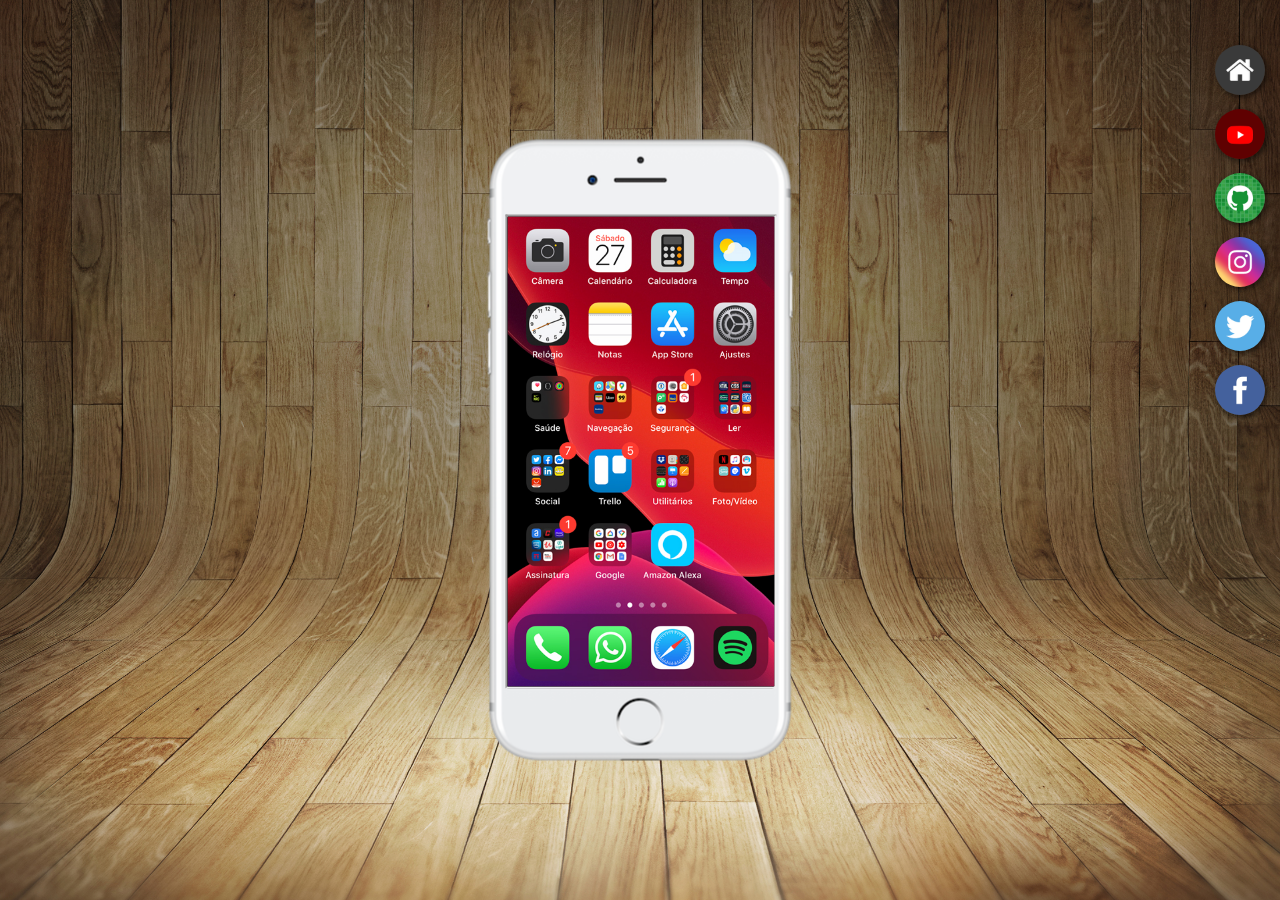
<file: index.html>
<!DOCTYPE html>
<html lang="pt-br">
  <head>
    <meta charset="UTF-8" />
    <meta name="viewport" content="width=device-width, initial-scale=1.0" />
    <link
      rel="shortcut icon"
      href="pacote-d013/favicon.ico"
      type="image/x-icon"
    />
    <title>Projeto Redes Sociais</title>
    <link rel="stylesheet" href="estilos/style.css" />
  </head>
  <body>
    <main>
      <section id="celular">
        <iframe name="tela" id="tela" src="home.html"
          >Seu navegador não é compatível com isso
        </iframe>
      </section>

      <section id="redes-sociais">
        <a href="home.html" target="tela"
          ><img src="pacote-d013/imagens/logo-home.jpg" alt="Logo Home"
        /></a>
        <a href="youtube.html" target="tela"
          ><img src="pacote-d013/imagens/logo-youtube.jpg" alt="Logo YouTube"
        /></a>
        <a href="github.html" target="tela"
          ><img src="pacote-d013/imagens/logo-github.jpg" alt="Logo Github"
        /></a>
        <a href="instagram.html" target="tela"
          ><img
            src="pacote-d013/imagens/logo-instagram.jpg"
            alt="Logo Instagram"
        /></a>
        <a href="twitter.html" target="tela"
          ><img src="pacote-d013/imagens/logo-twitter.jpg" alt="Logo Twitter"
        /></a>
        <a href="facebook.html" target="tela"
          ><img src="pacote-d013/imagens/logo-facebook.jpg" alt="Logo Facebook"
        /></a>
      </section>
    </main>
  </body>
</html>
</file>
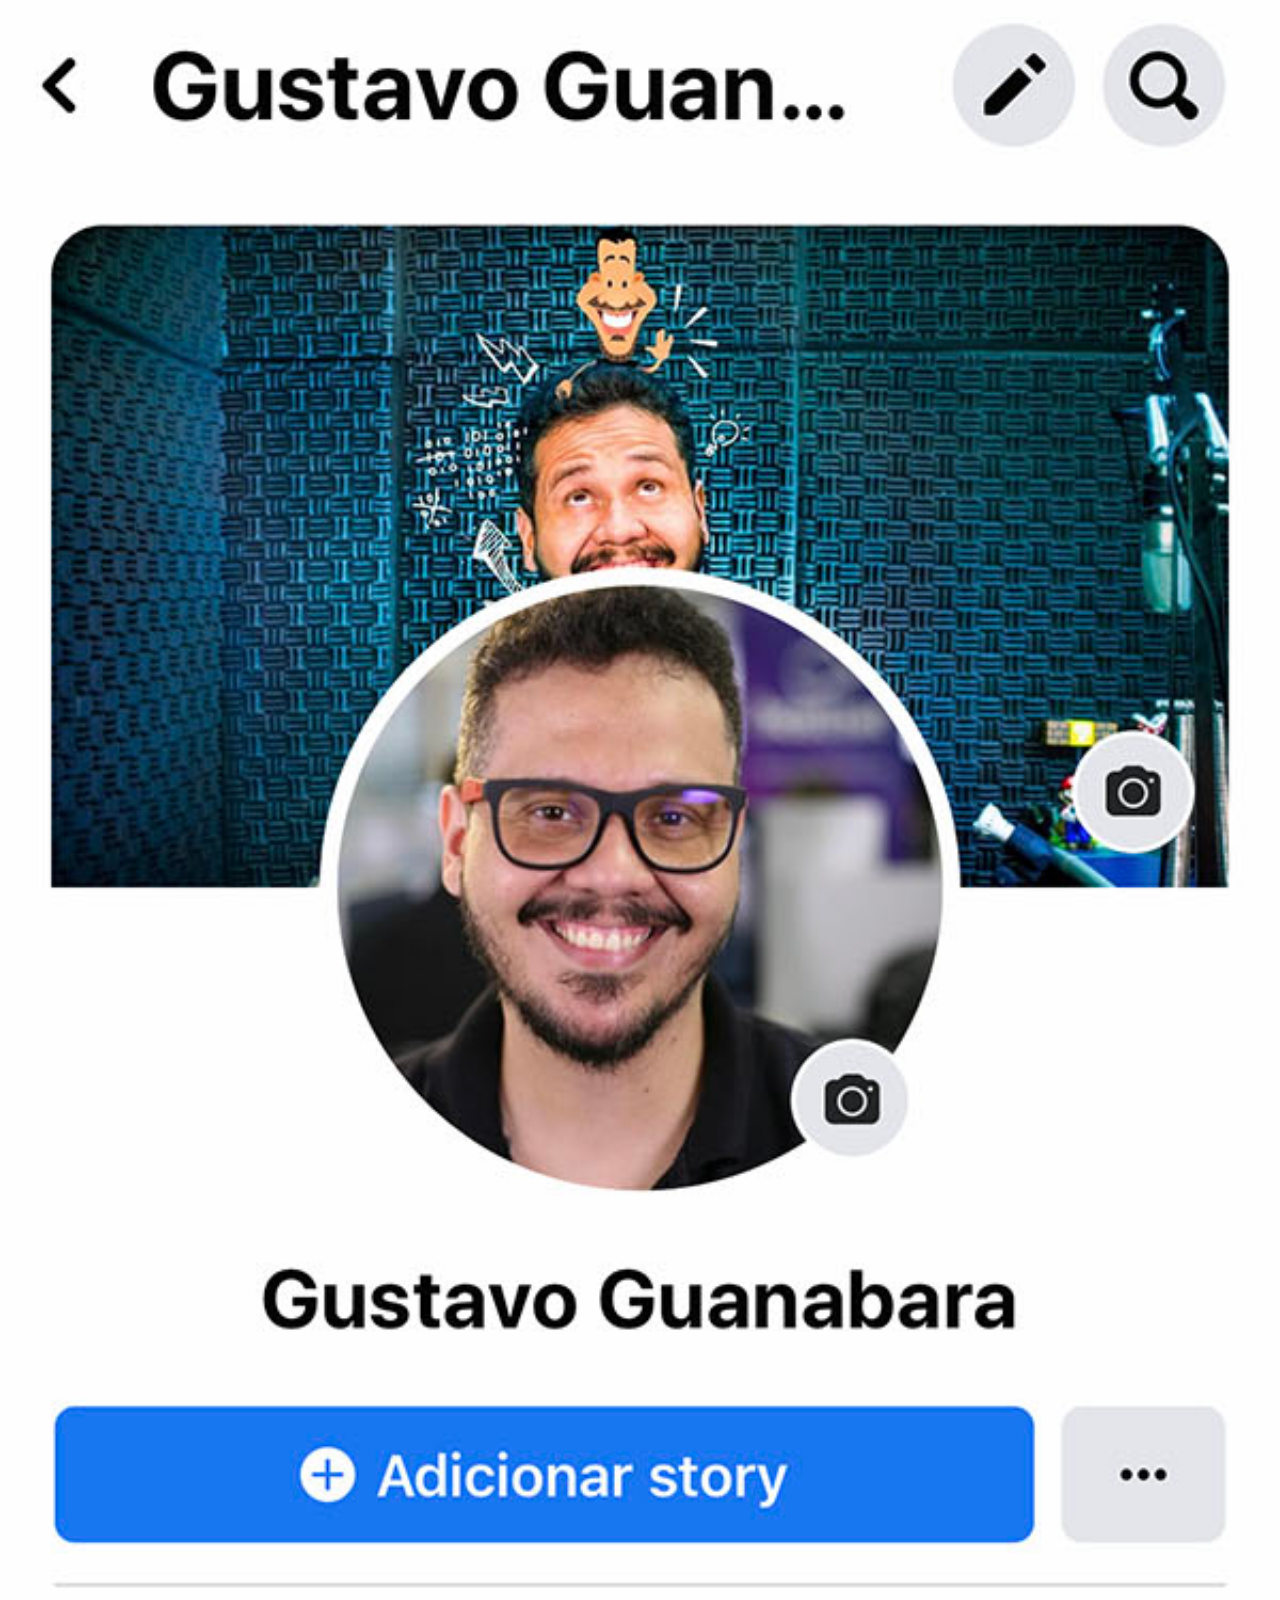
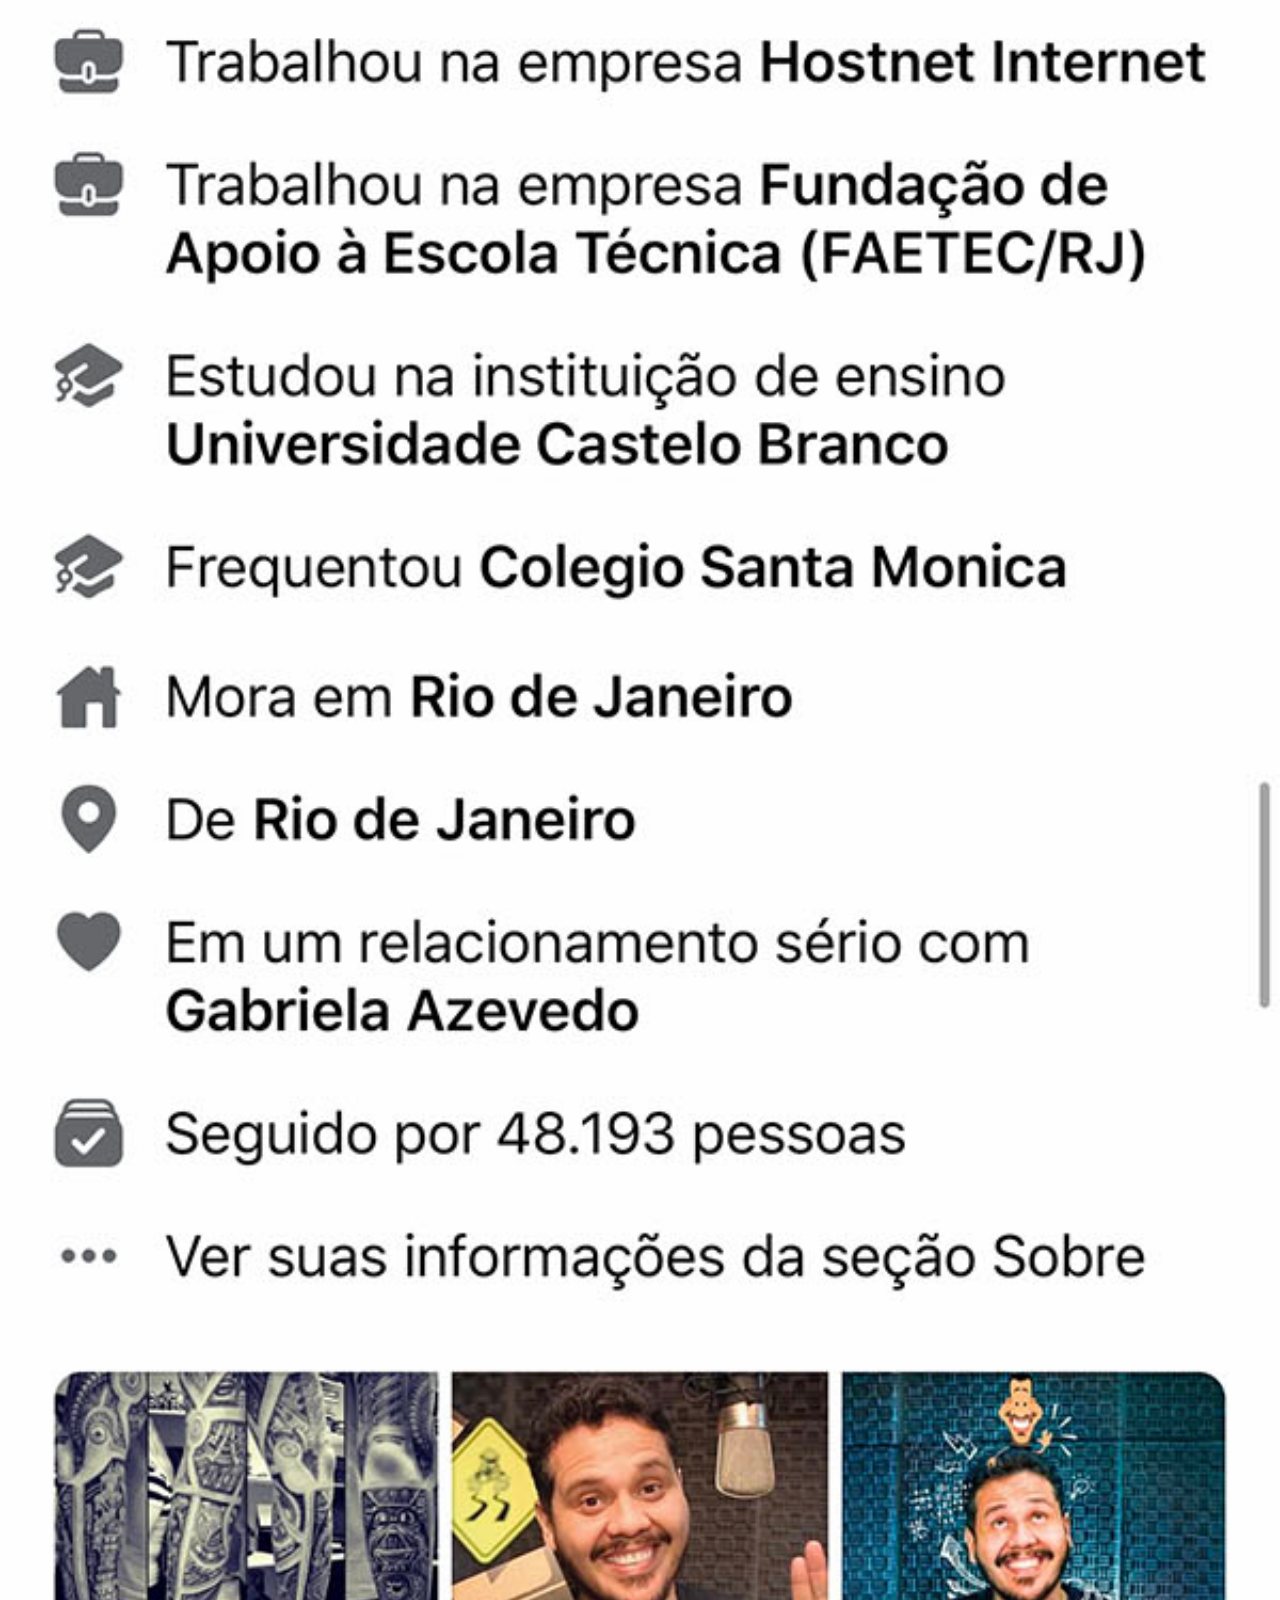
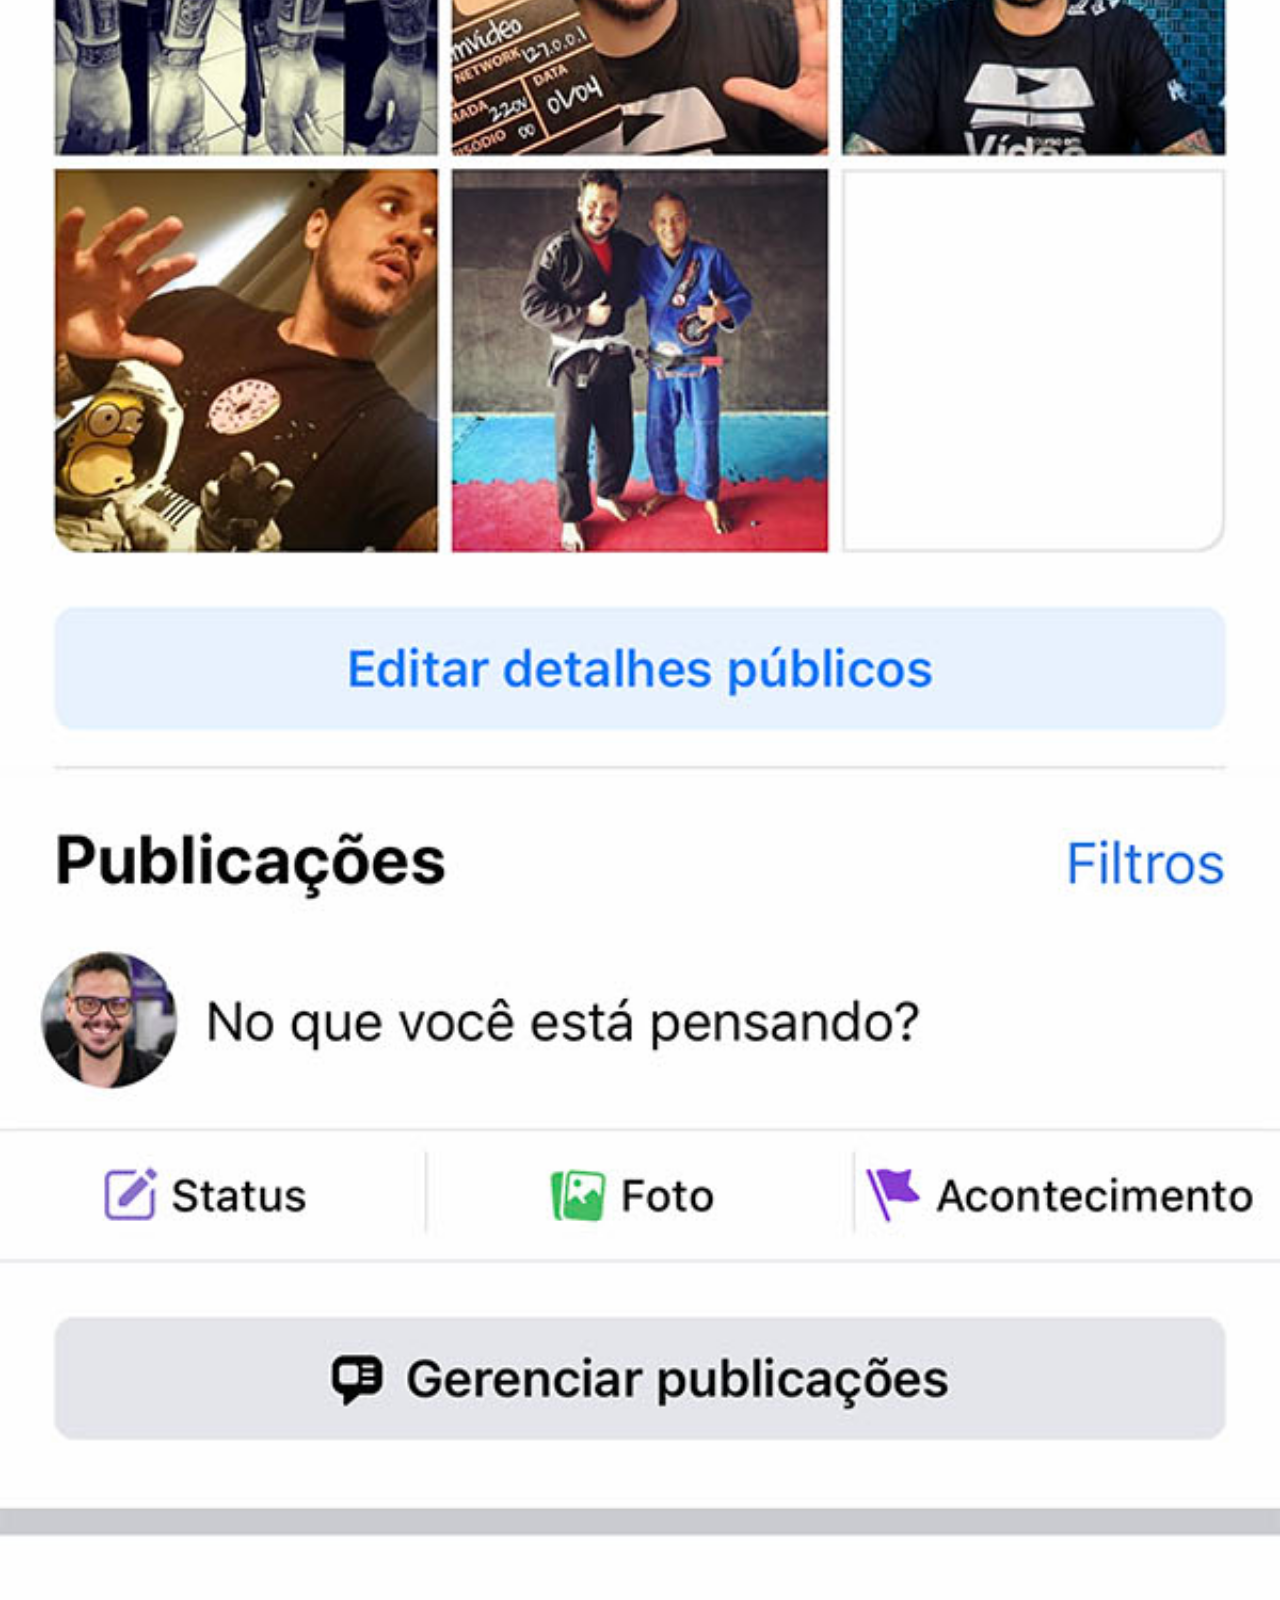
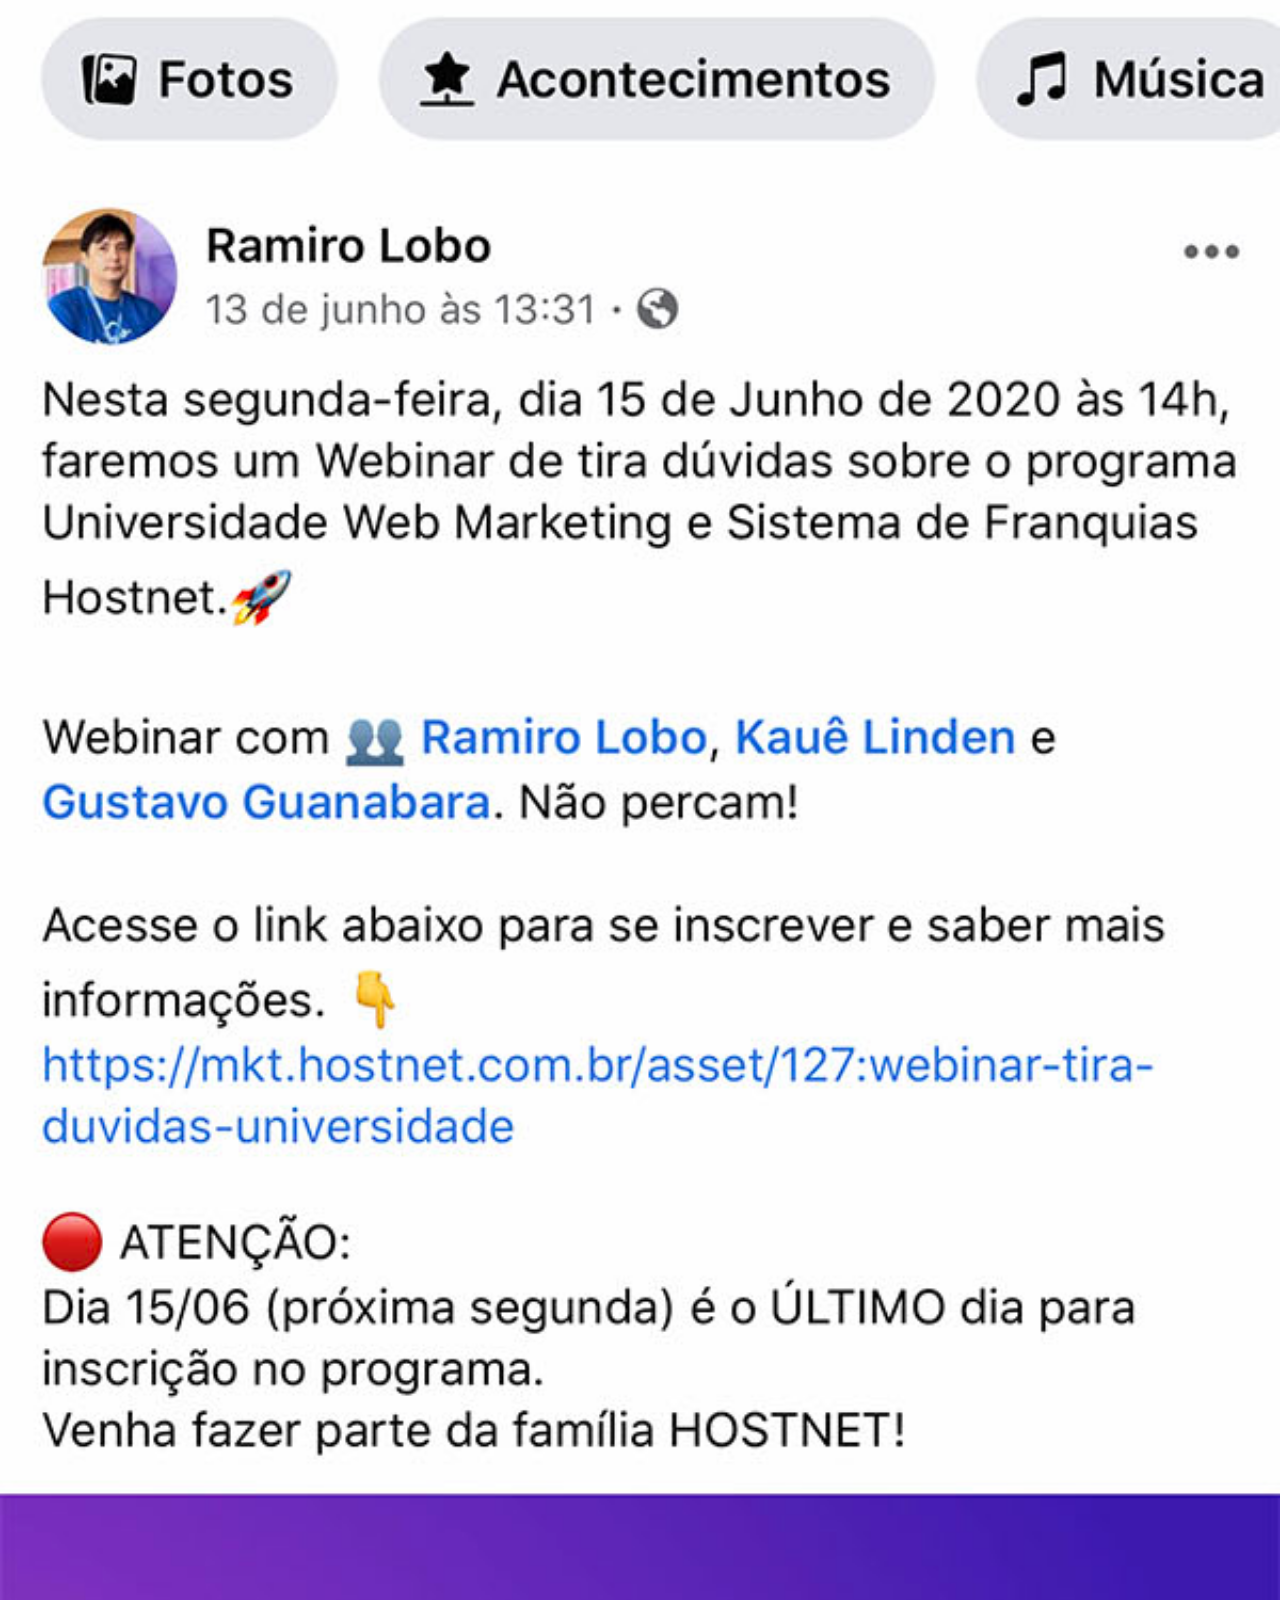
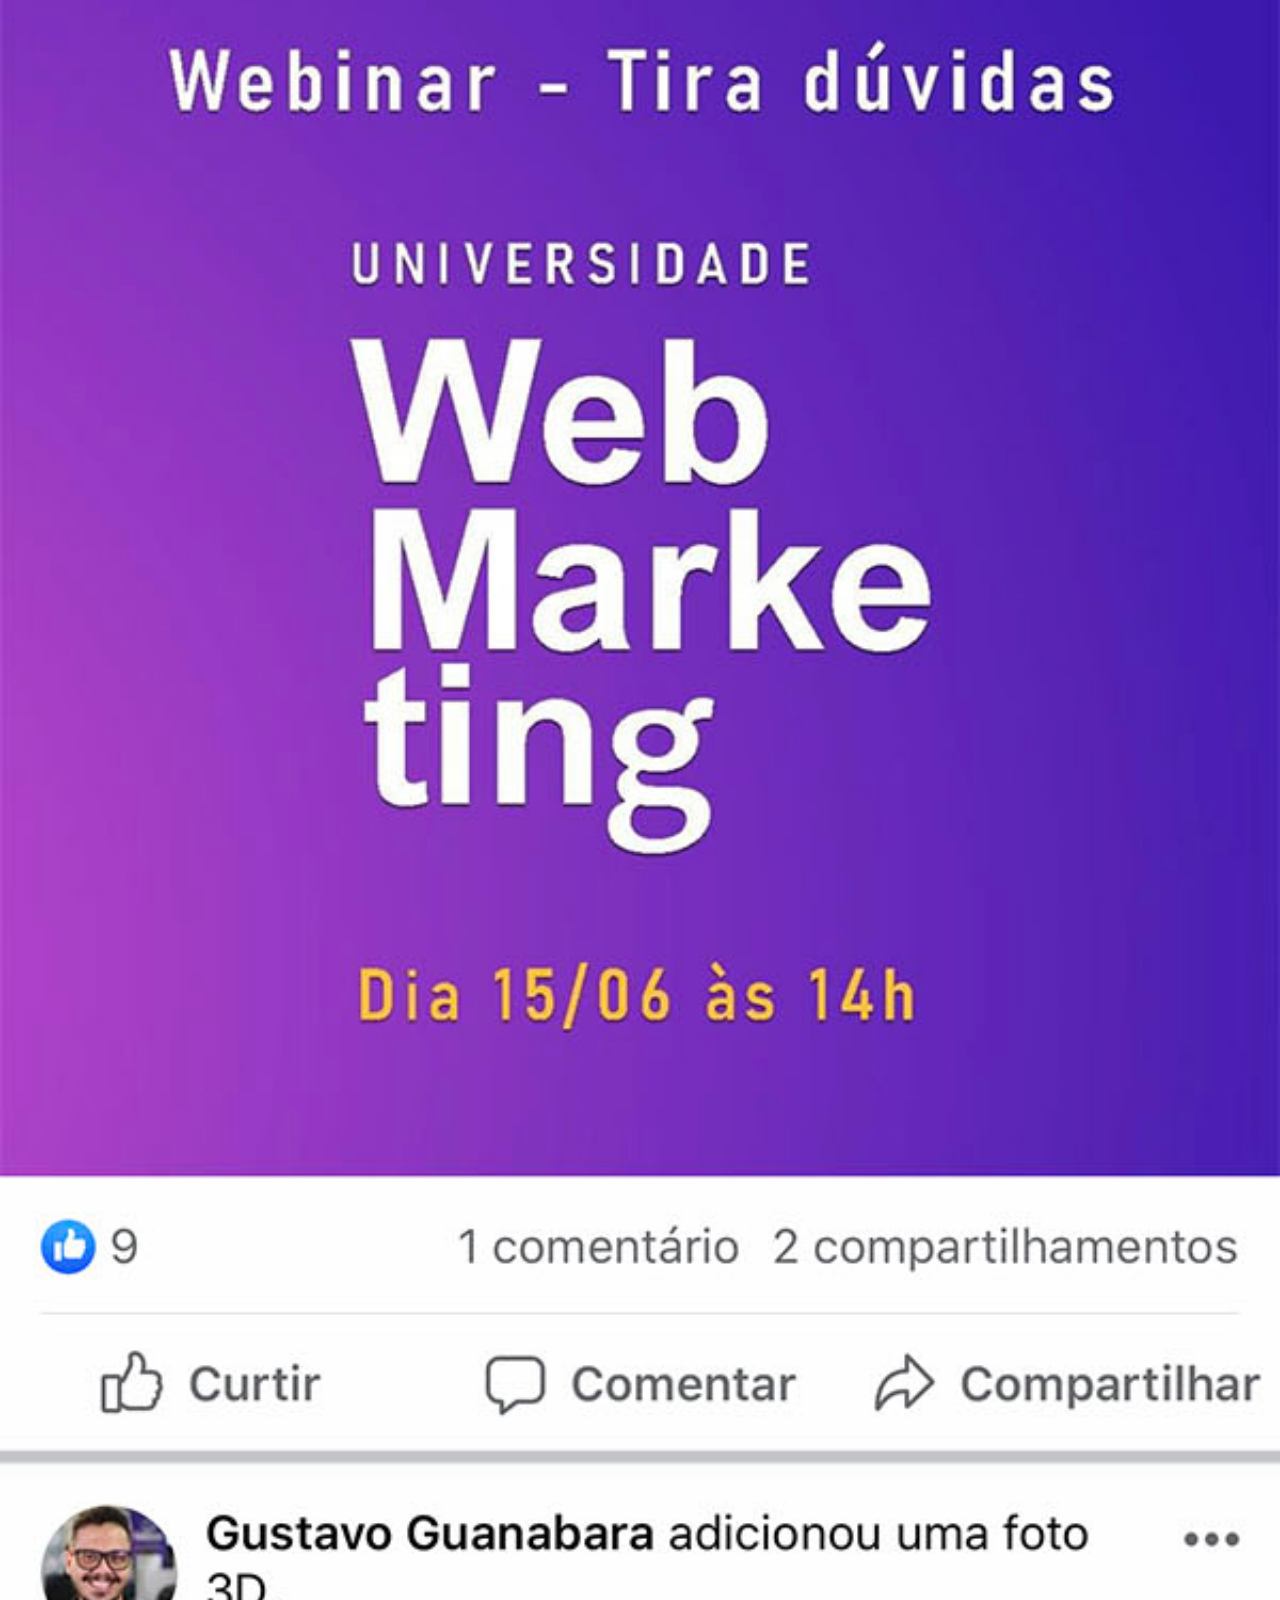
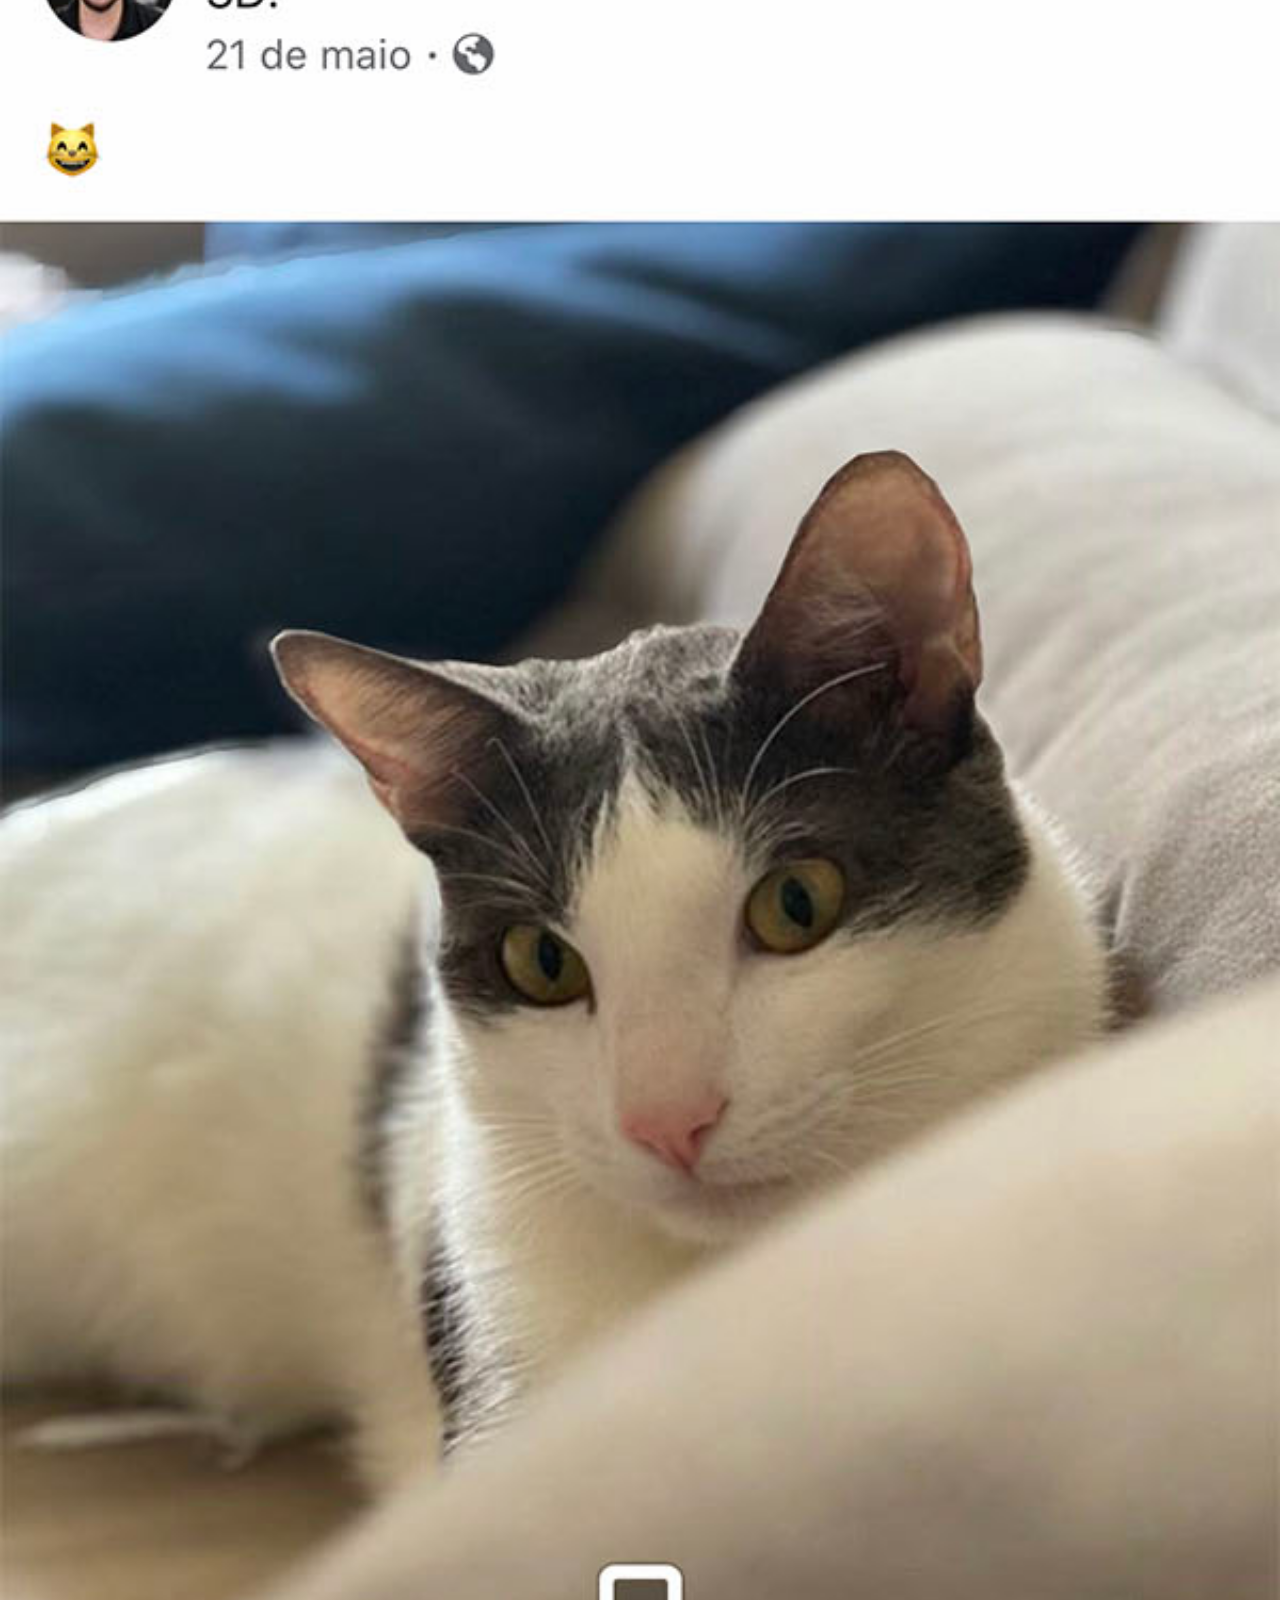
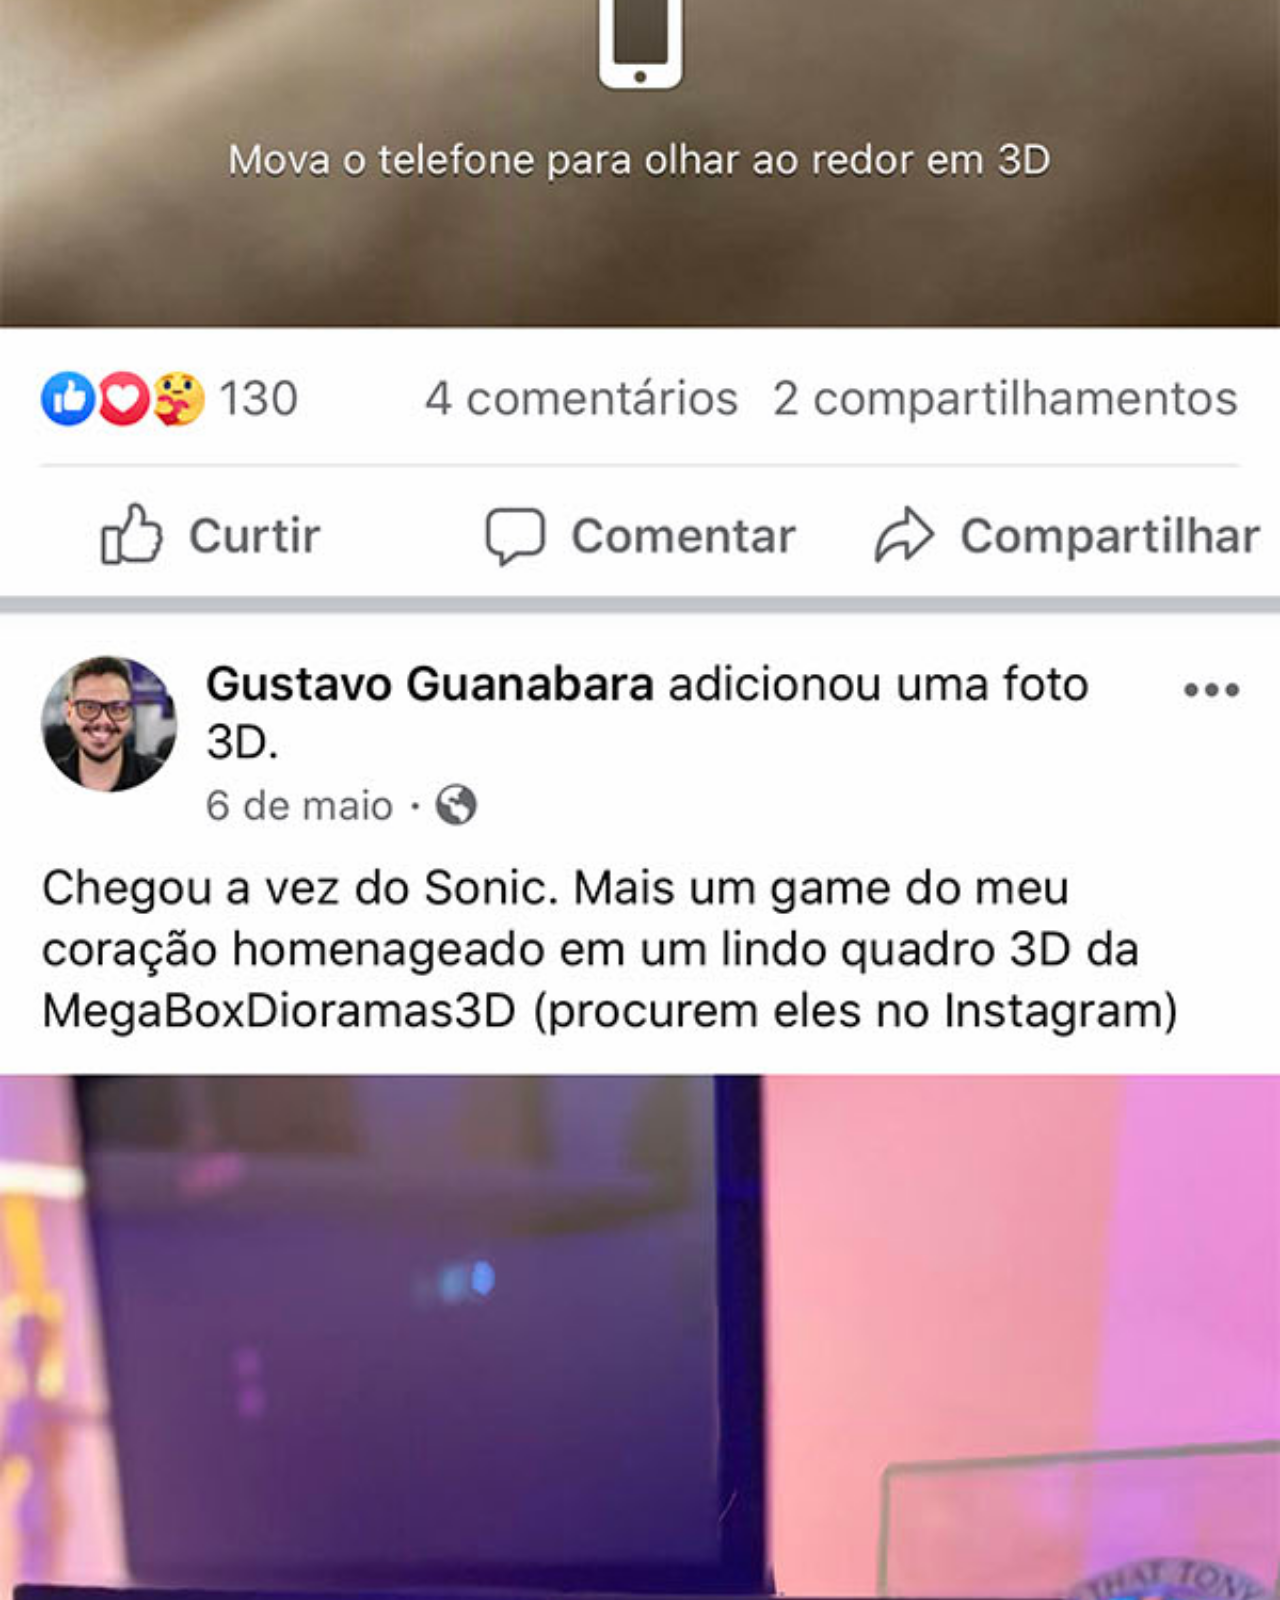
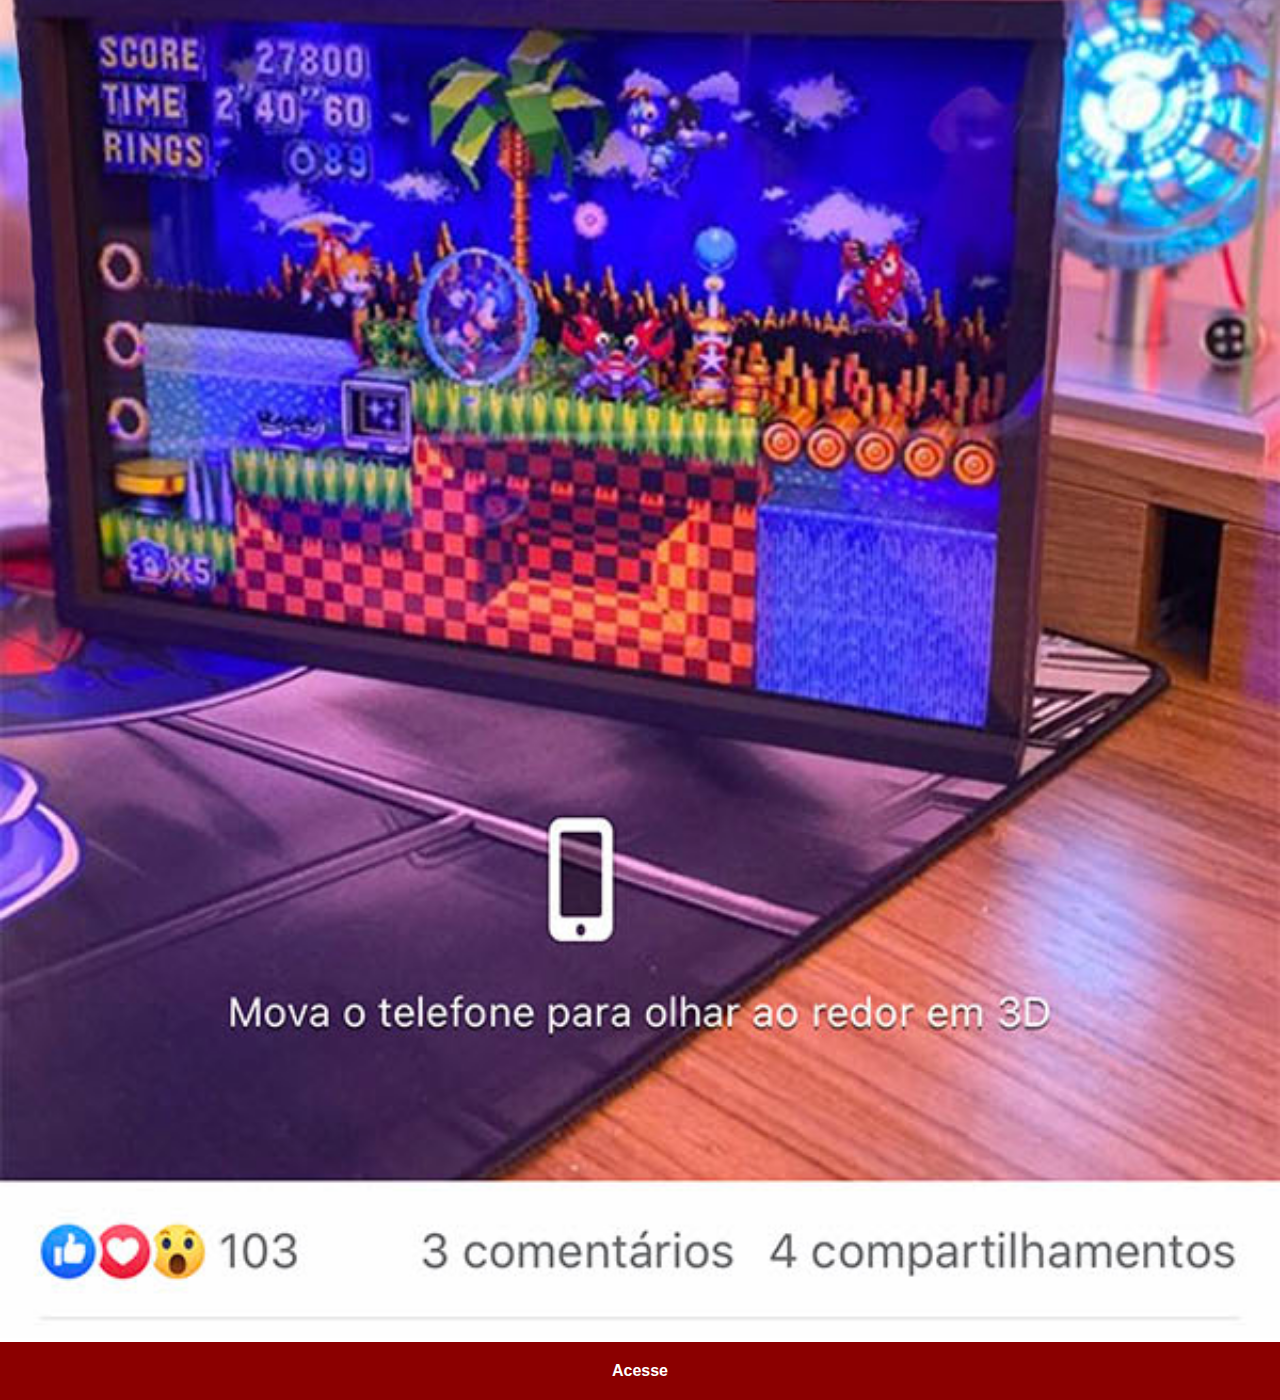
<file: facebook.html>
<!DOCTYPE html>
<html lang="pt-br">
  <head>
    <meta charset="UTF-8" />
    <meta name="viewport" content="width=device-width, initial-scale=1.0" />
    <title>Tela YouTube</title>
    <link rel="stylesheet" href="estilos/redes-sociais.css" />
  </head>
  <body>
    <img src="pacote-d013/imagens/tela-facebook.jpg" alt="Tela Facebook" />
    <a href="https://www.facebook.com/gustavoguanabara" target="_blank"
      >Acesse</a
    >
  </body>
</html>
</file>
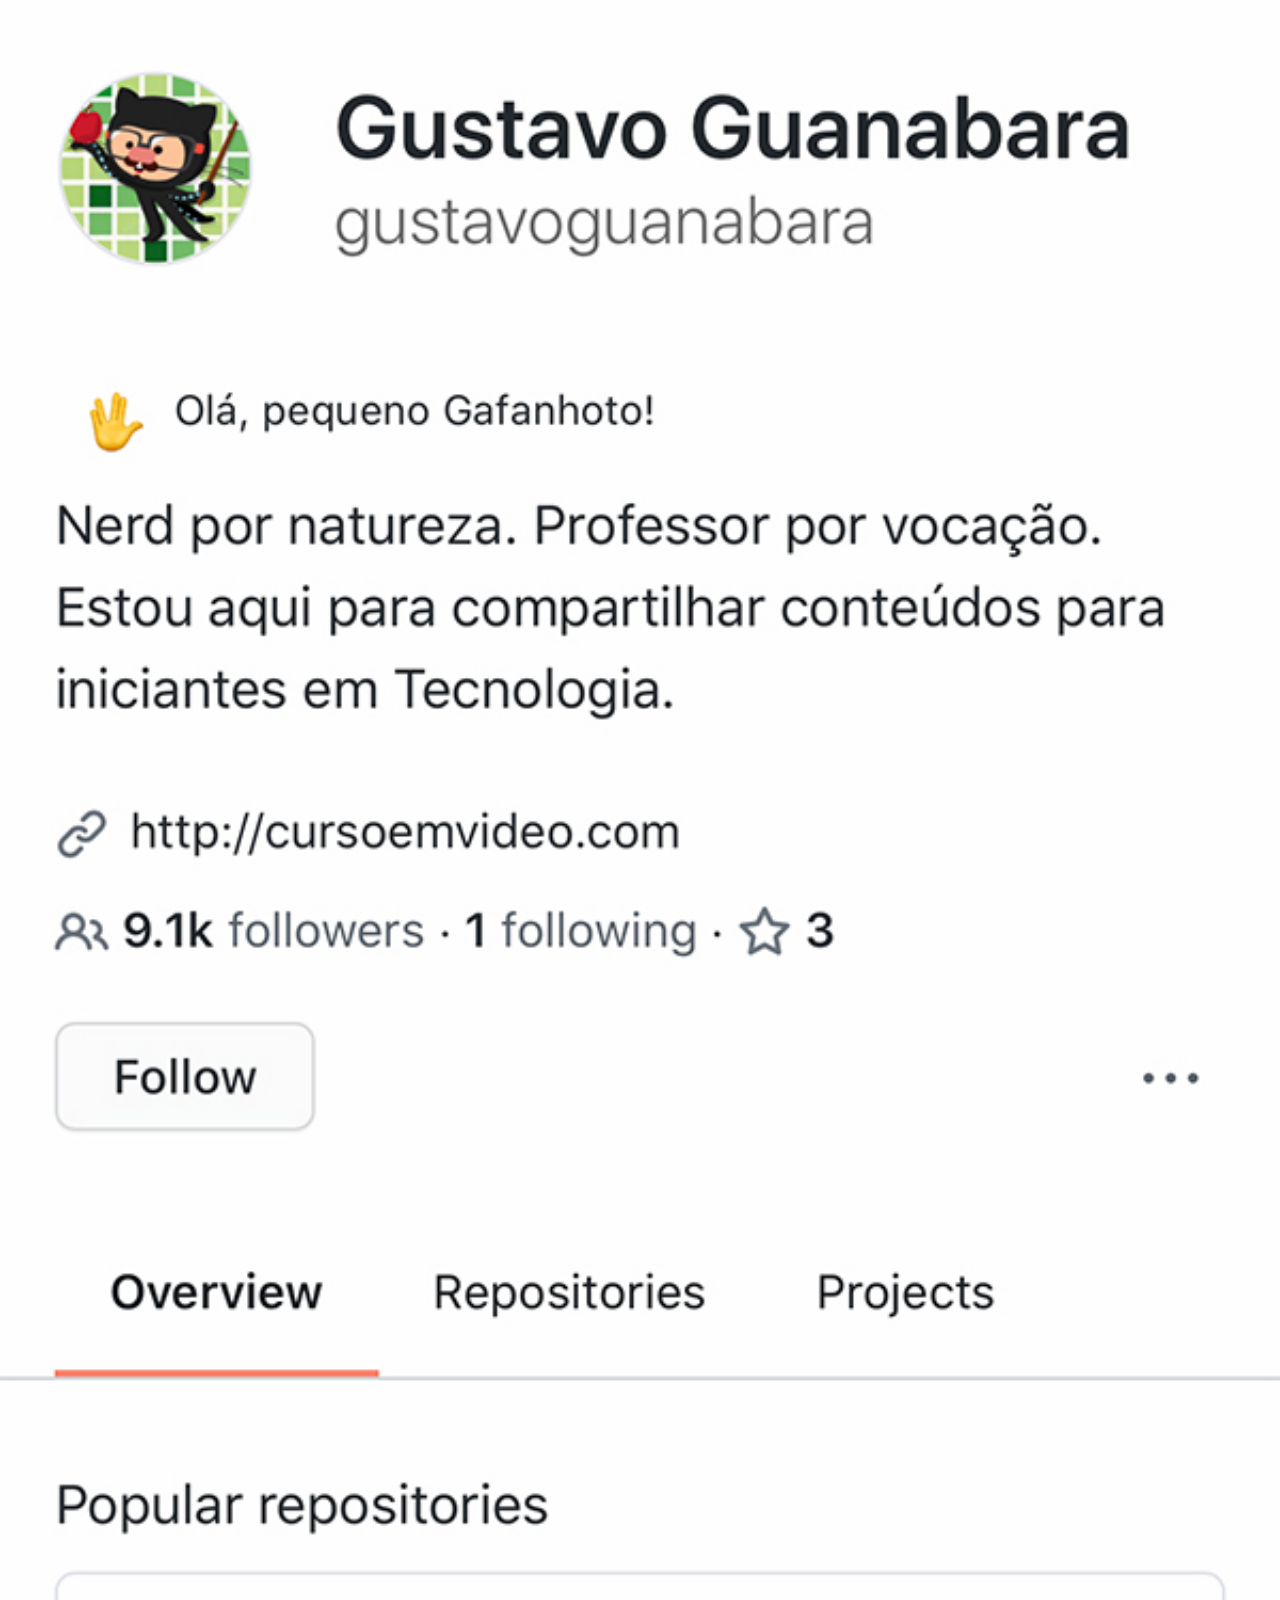
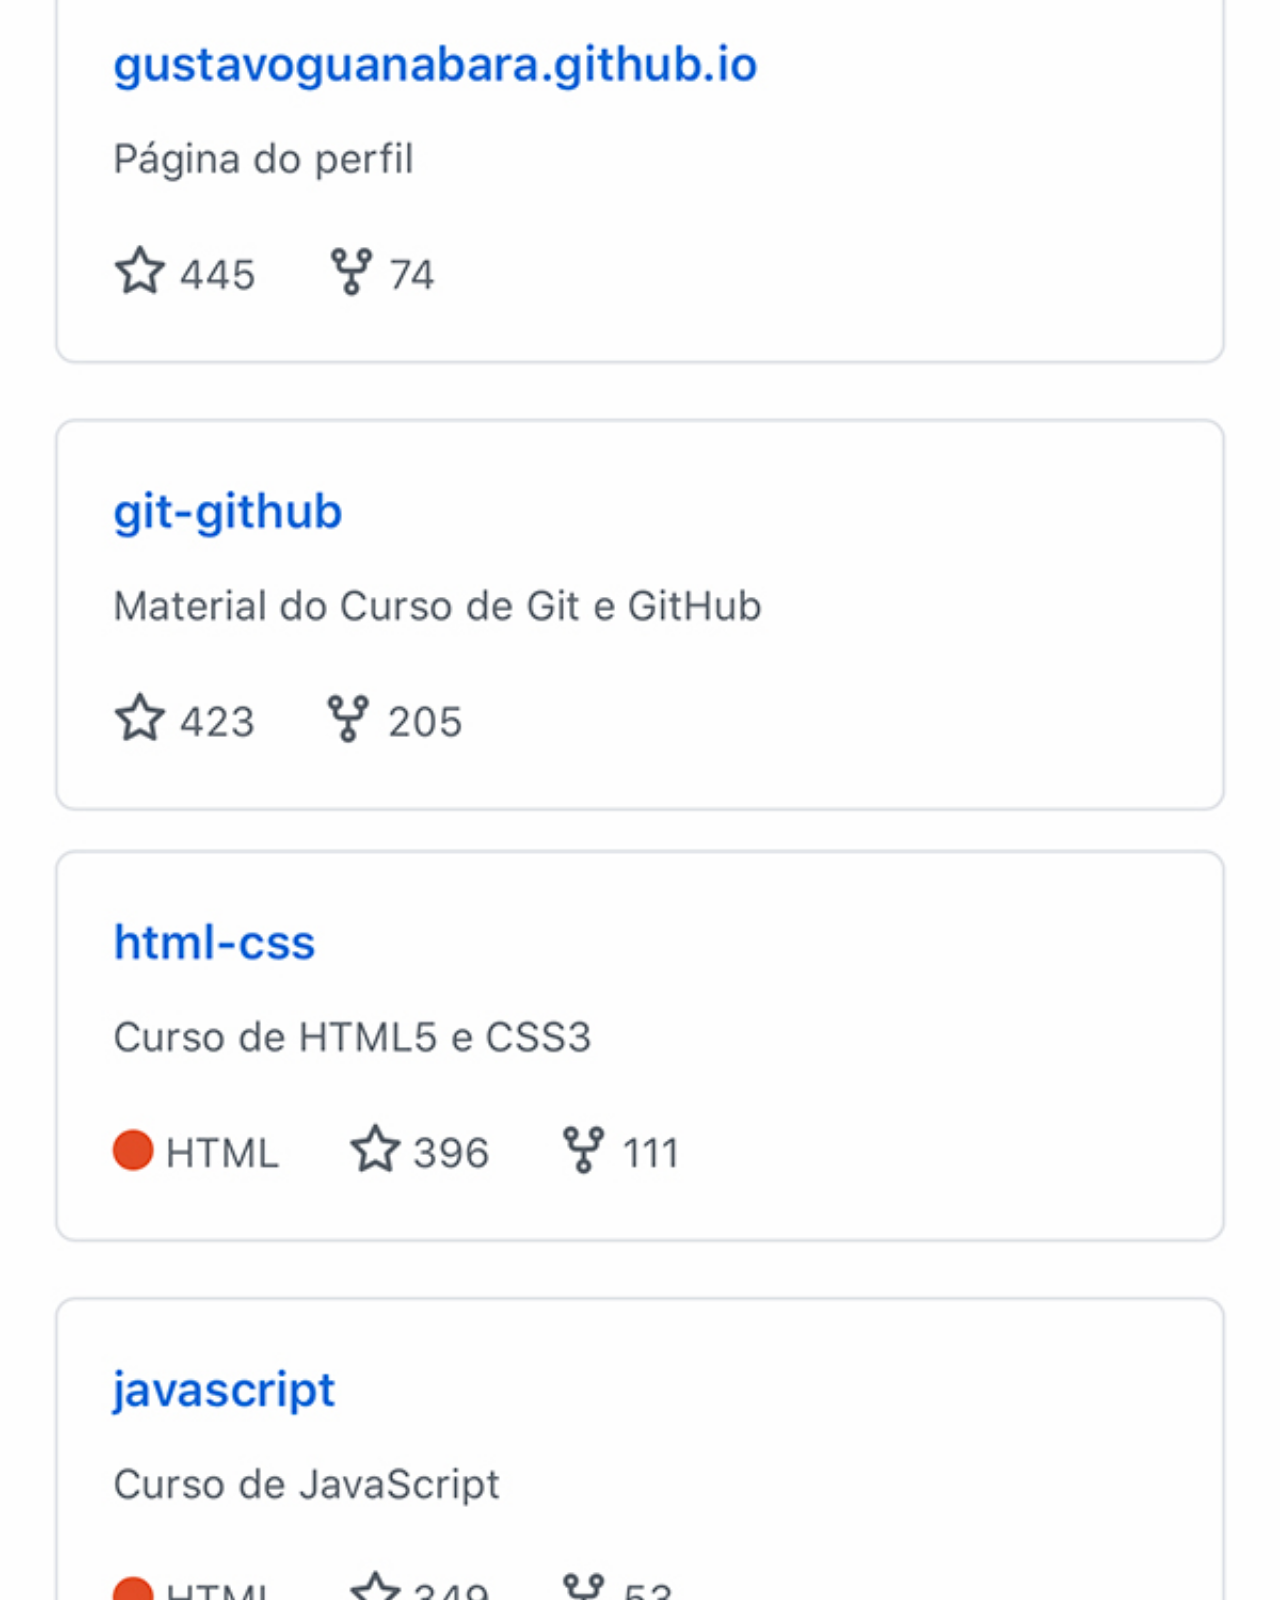
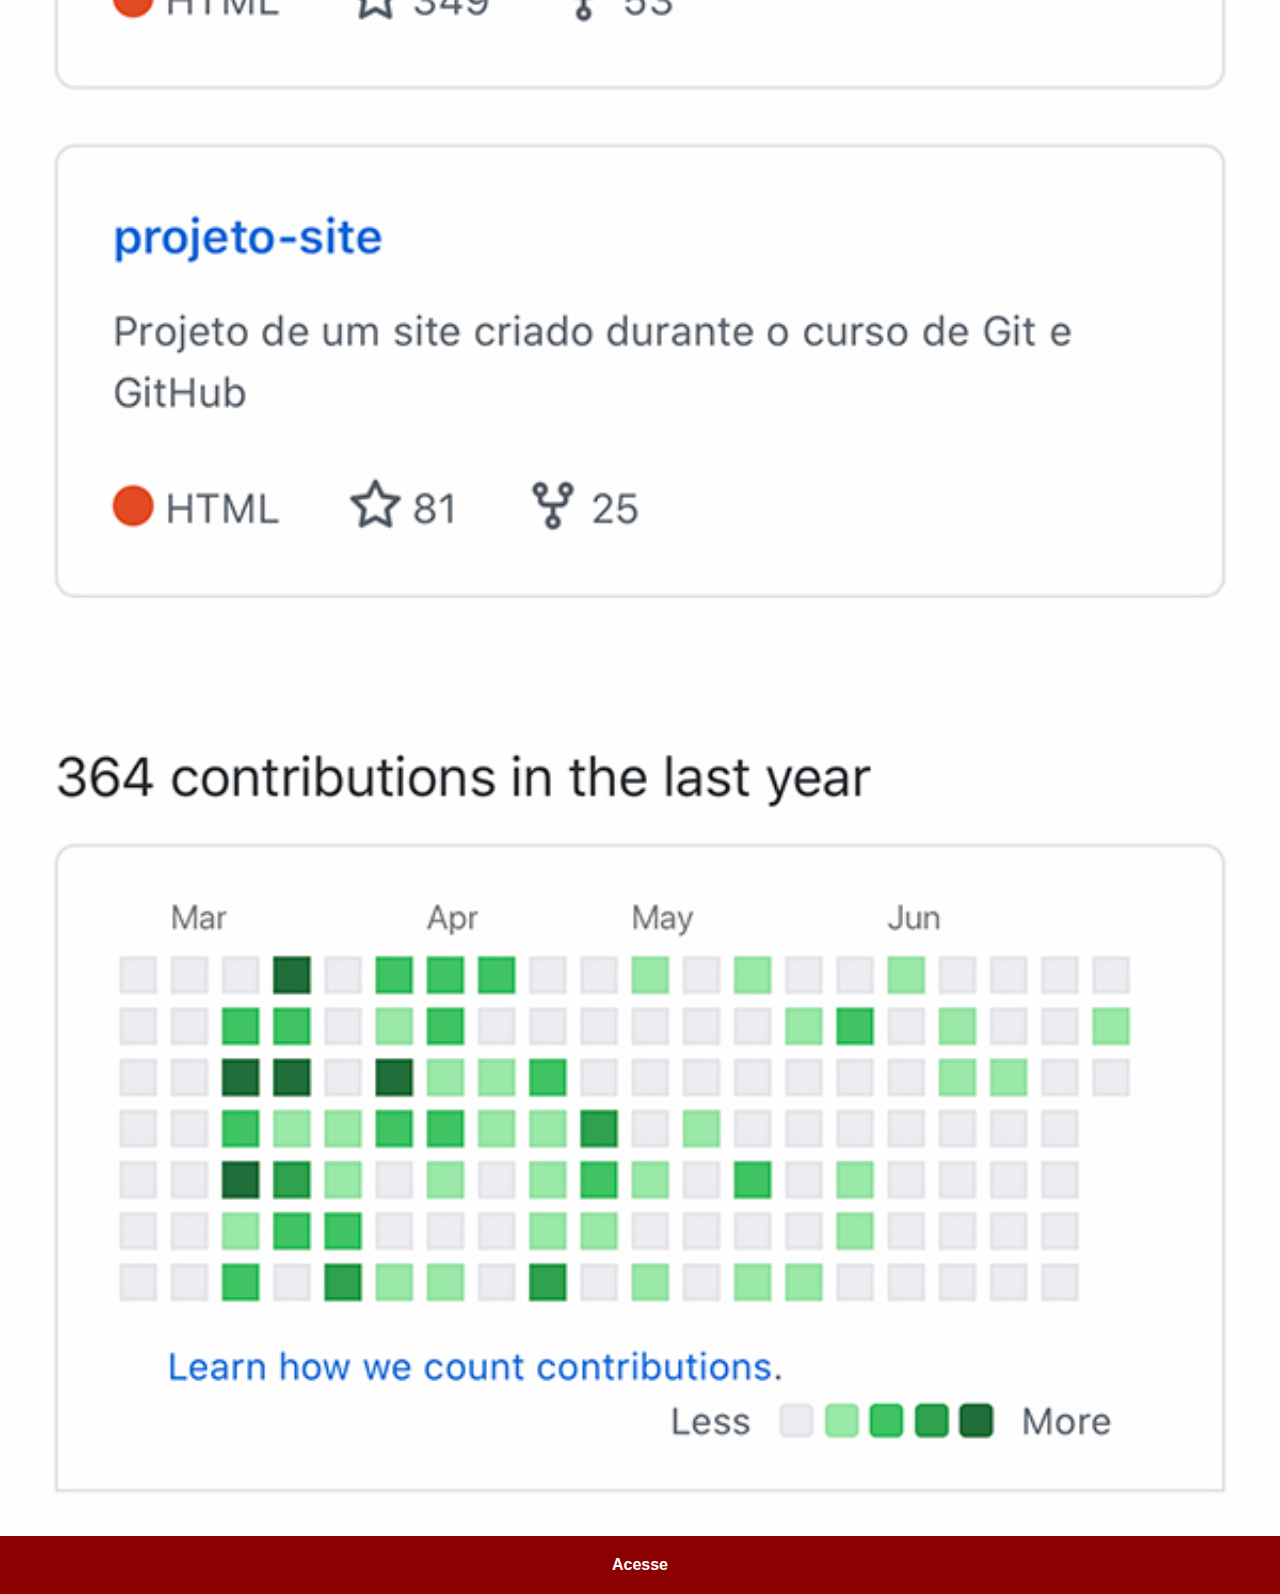
<file: github.html>
<!DOCTYPE html>
<html lang="pt-br">
  <head>
    <meta charset="UTF-8" />
    <meta name="viewport" content="width=device-width, initial-scale=1.0" />
    <title>Tela YouTube</title>
    <link rel="stylesheet" href="estilos/redes-sociais.css" />
  </head>
  <body>
    <img src="pacote-d013/imagens/tela-github.jpg" alt="Tela GitHub" />
    <a href="https://github.com/gustavoguanabara" target="_blank">Acesse</a>
  </body>
</html>
</file>
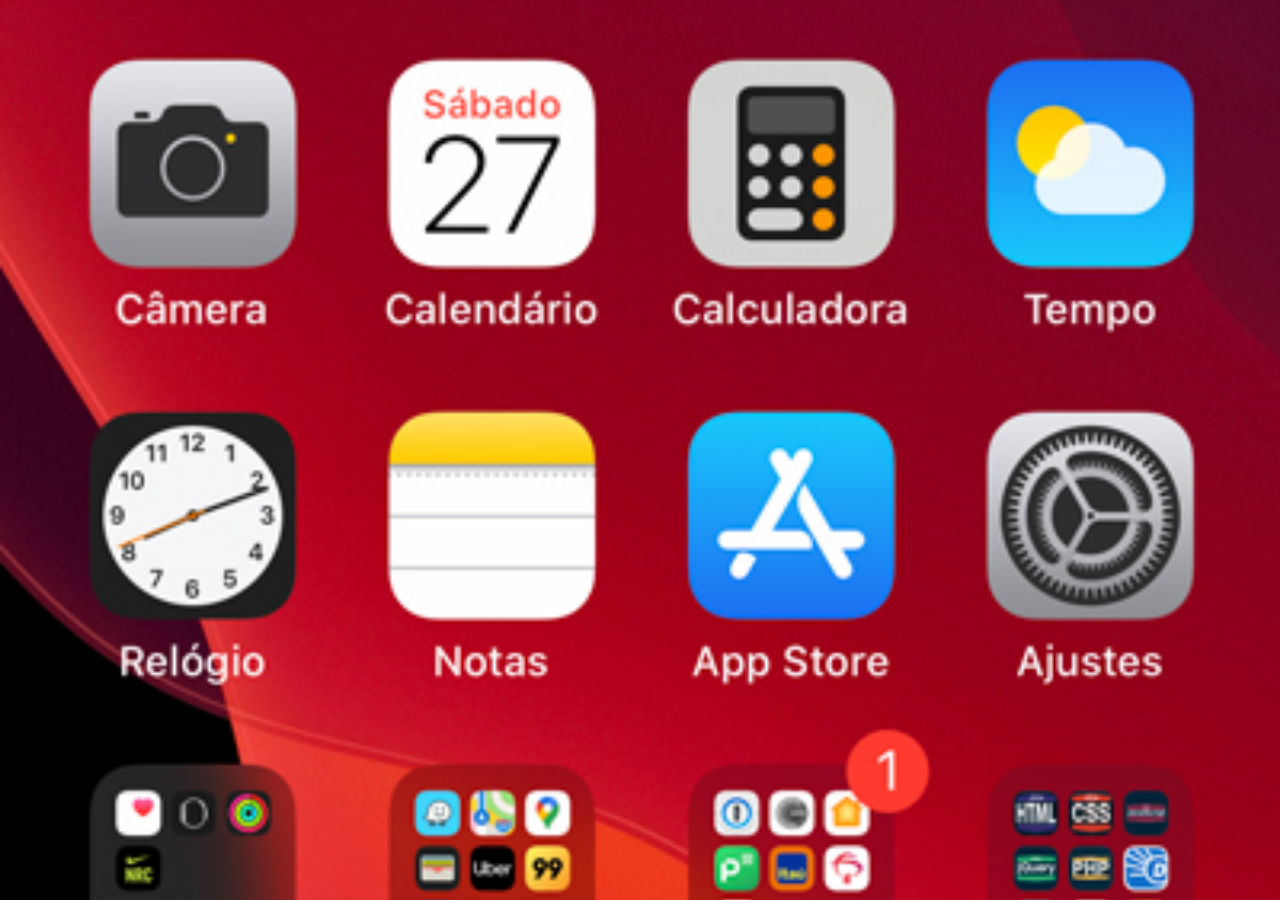
<file: home.html>
<!DOCTYPE html>
<html lang="pt-br">
  <head>
    <meta charset="UTF-8" />
    <meta name="viewport" content="width=device-width, initial-scale=1.0" />
    <title>Tela Principal do Celular</title>
    <style>
      * {
        margin: 0px;
        padding: 0px;
      }

      body {
        height: 100vh;
        width: 100vw;
        background: black url("pacote-d013/imagens/tela-home.jpg") top center
          no-repeat;
        background-size: cover;
      }
    </style>
  </head>
  <body></body>
</html>
</file>
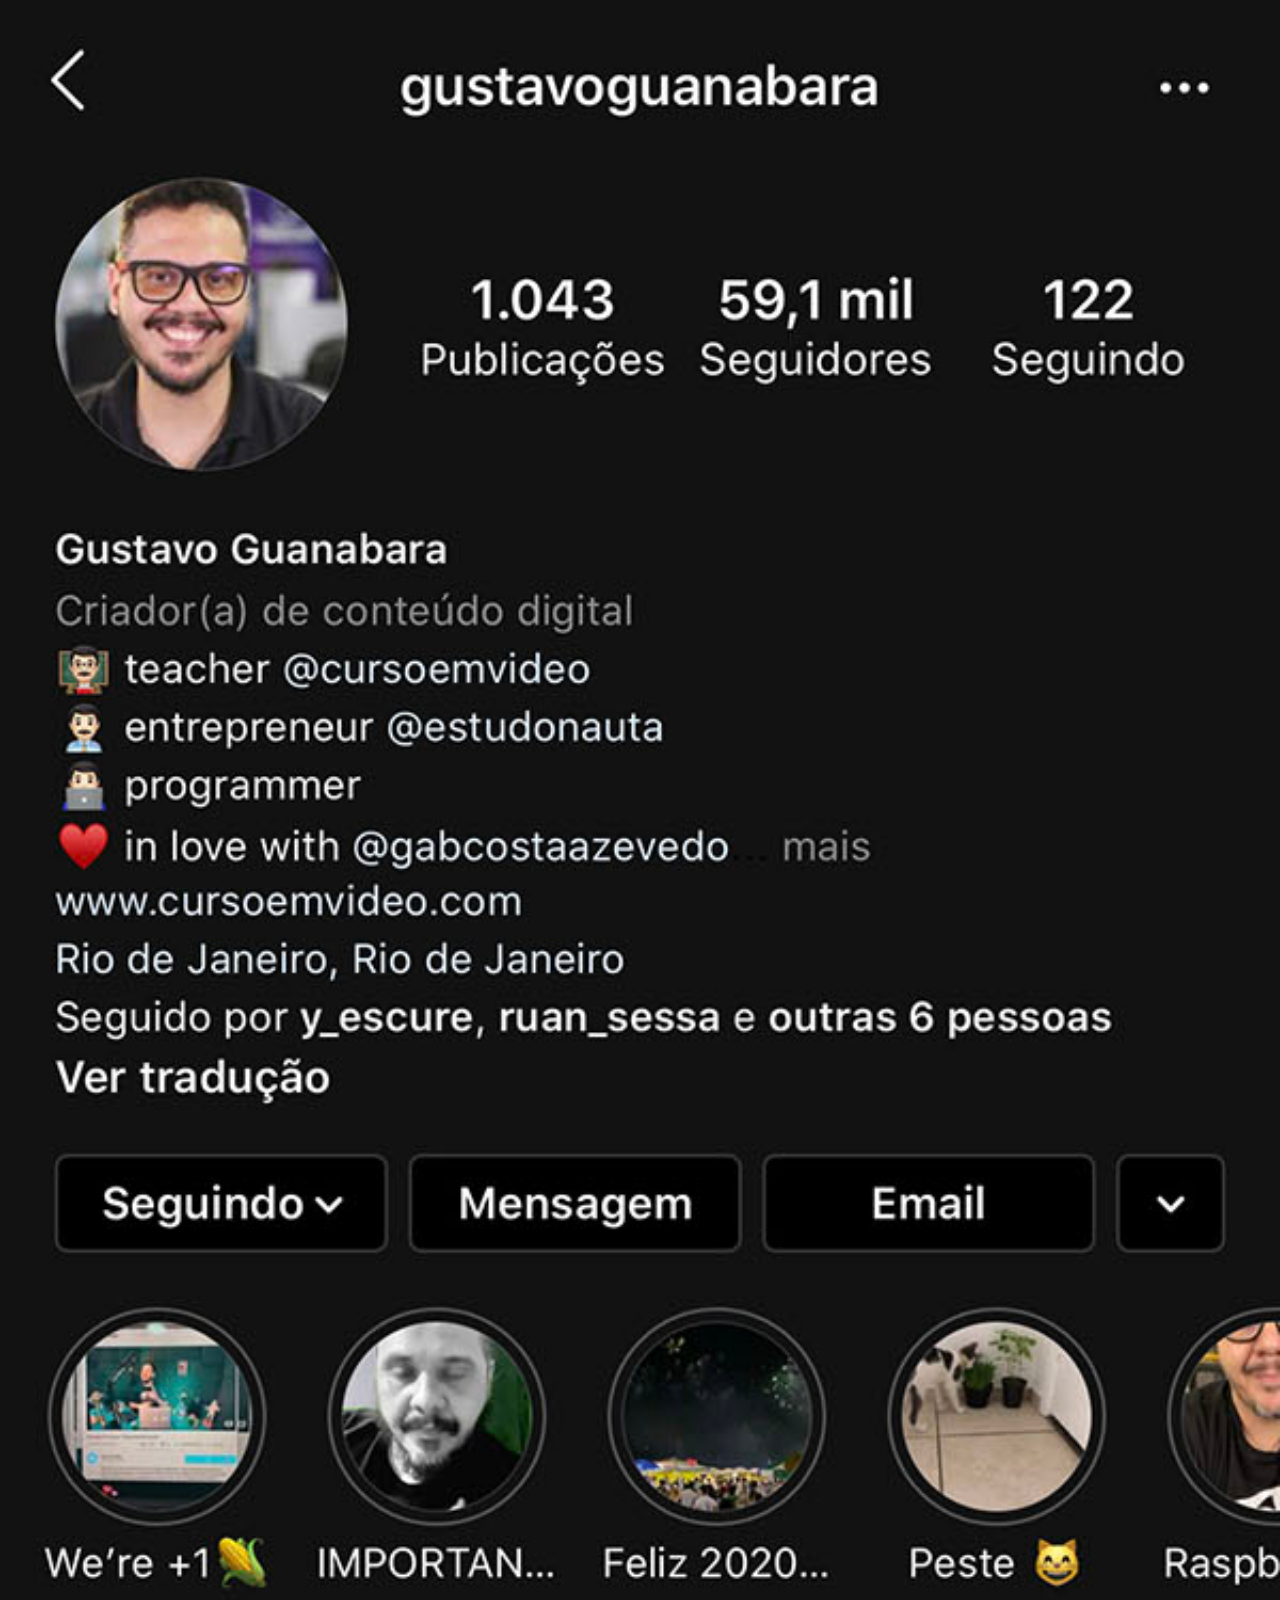
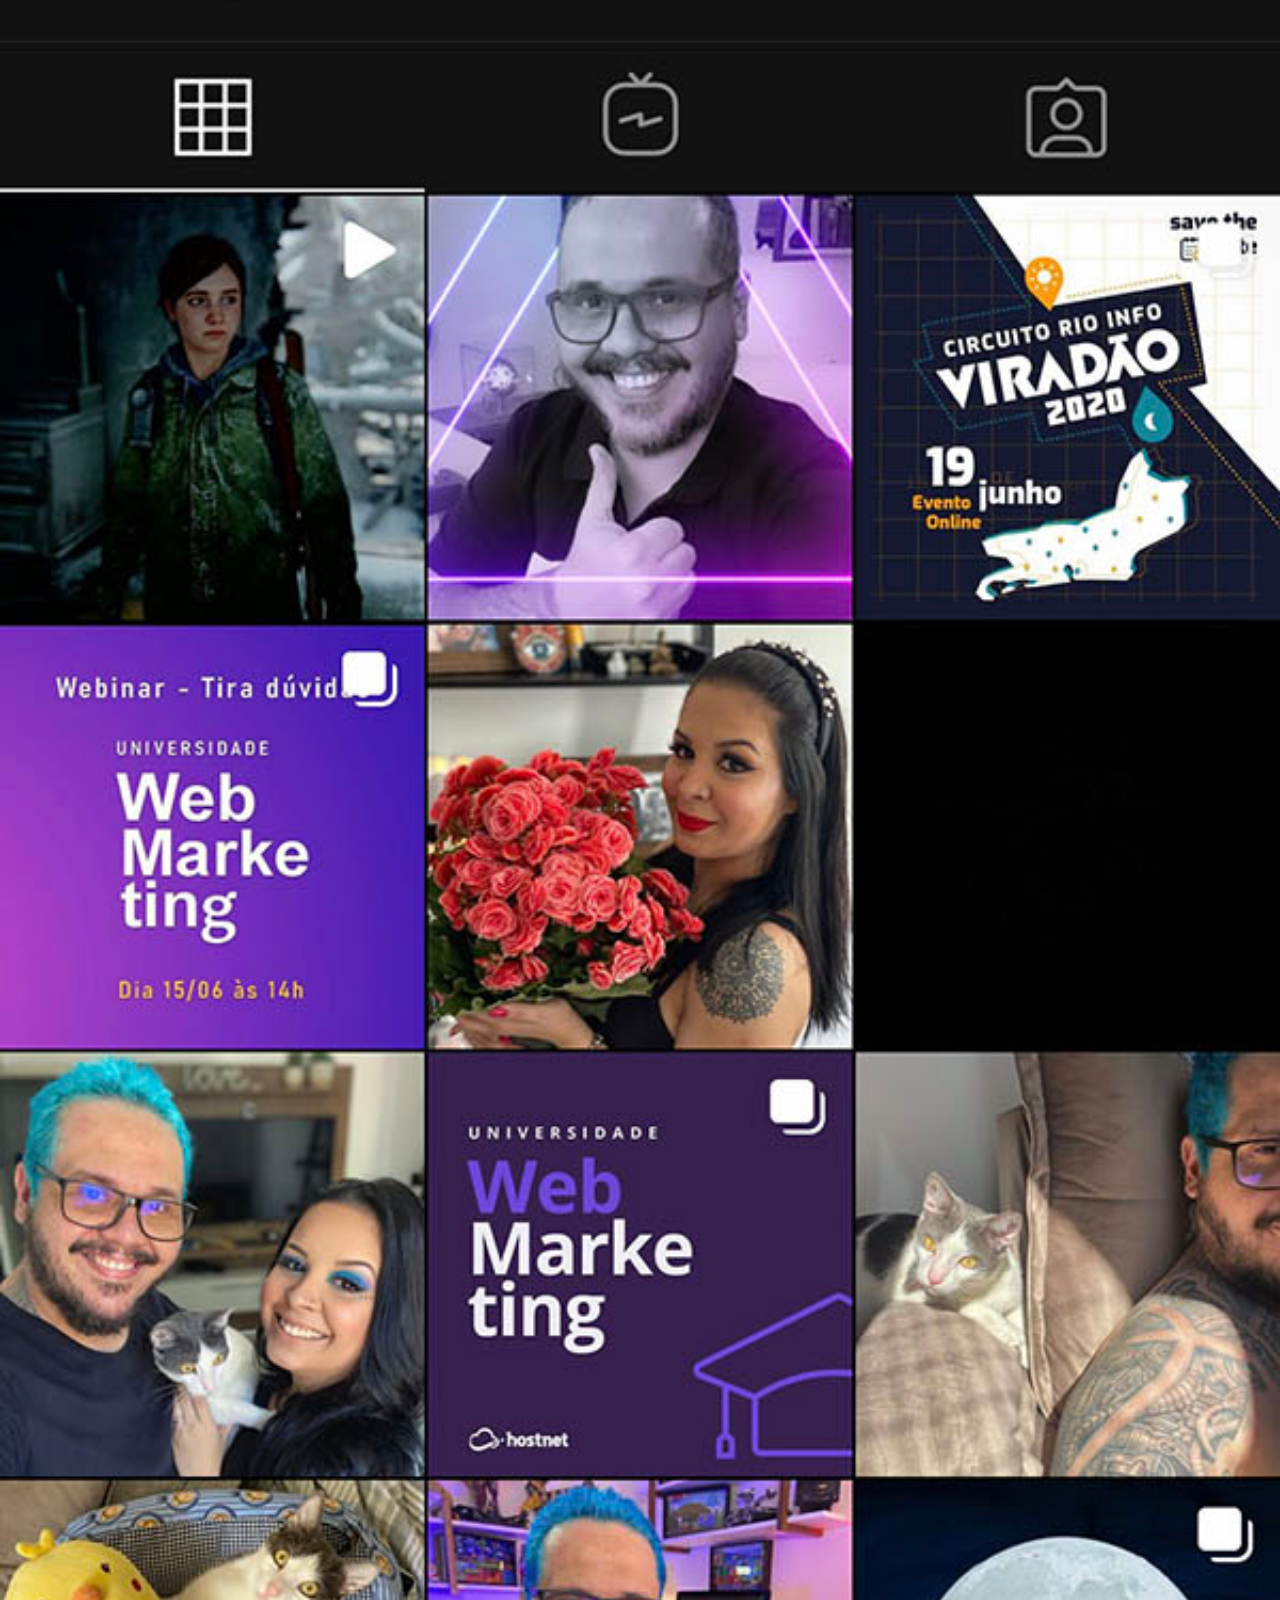
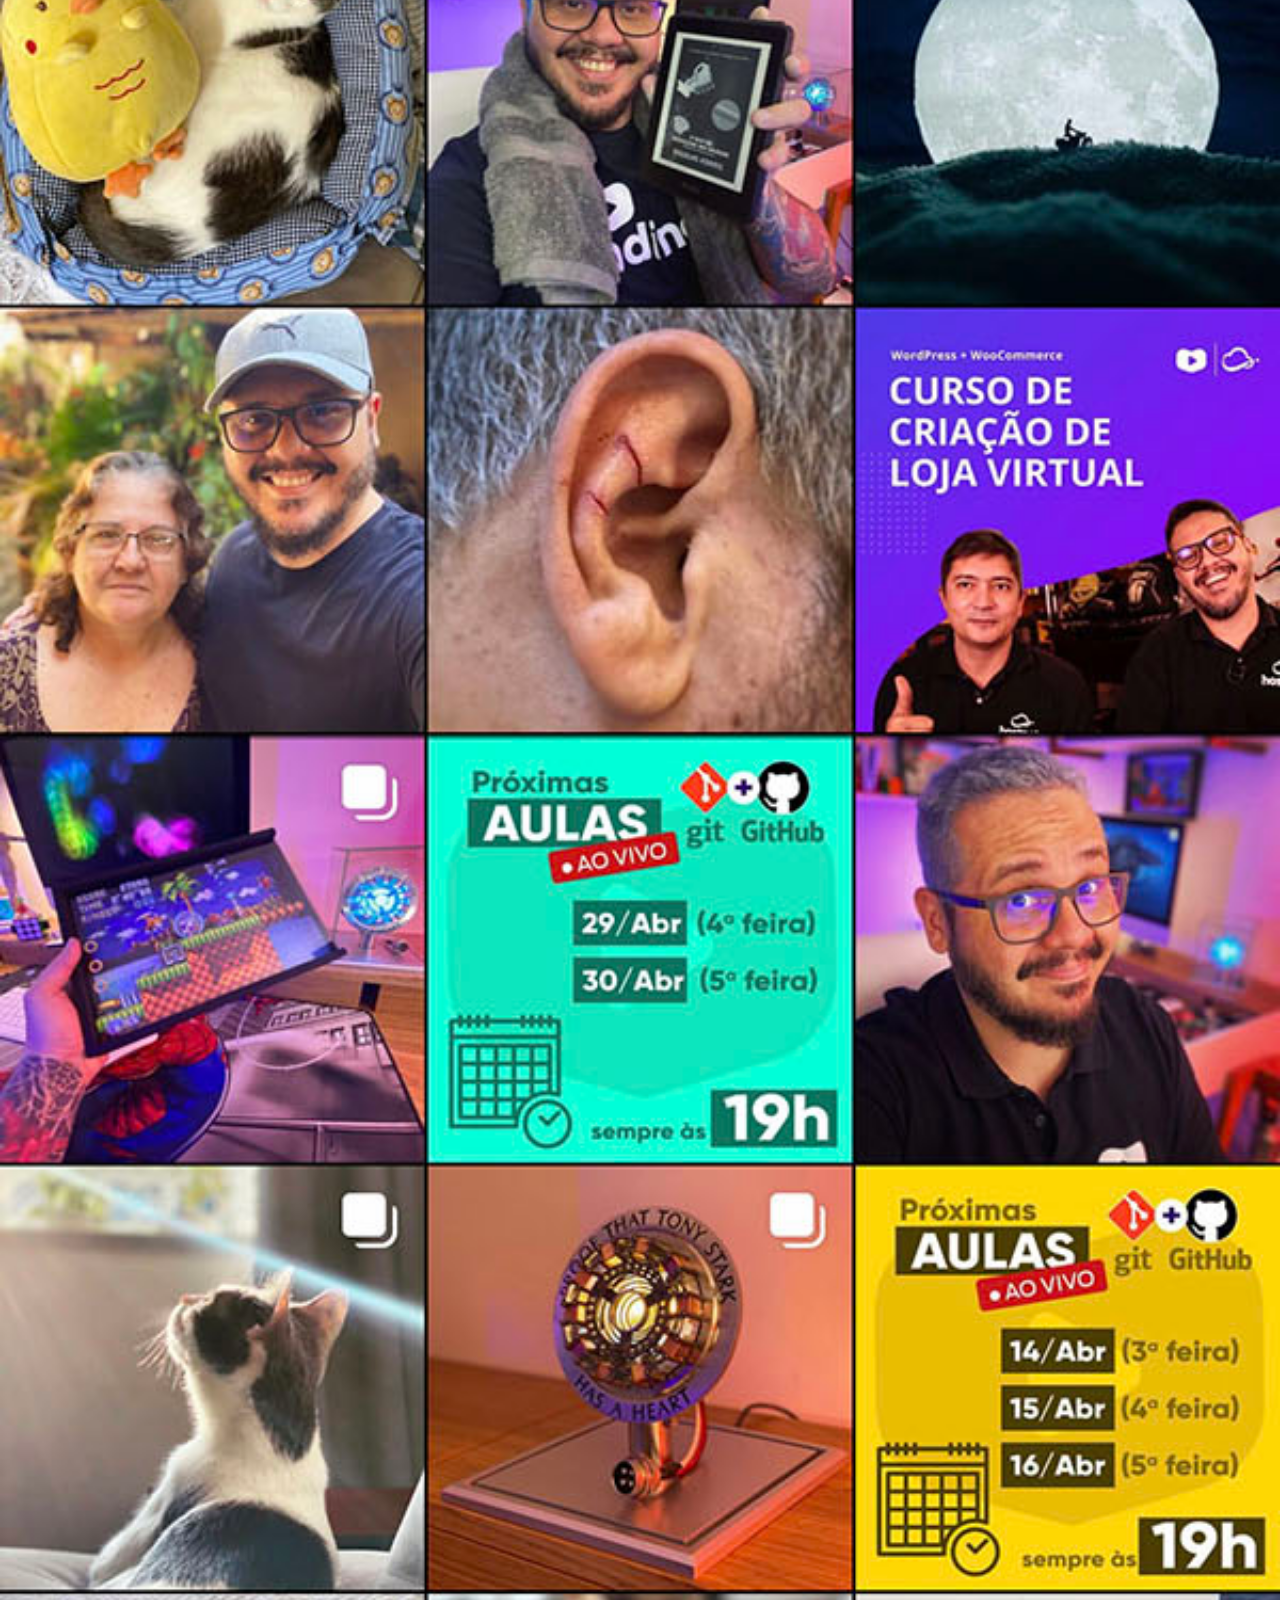
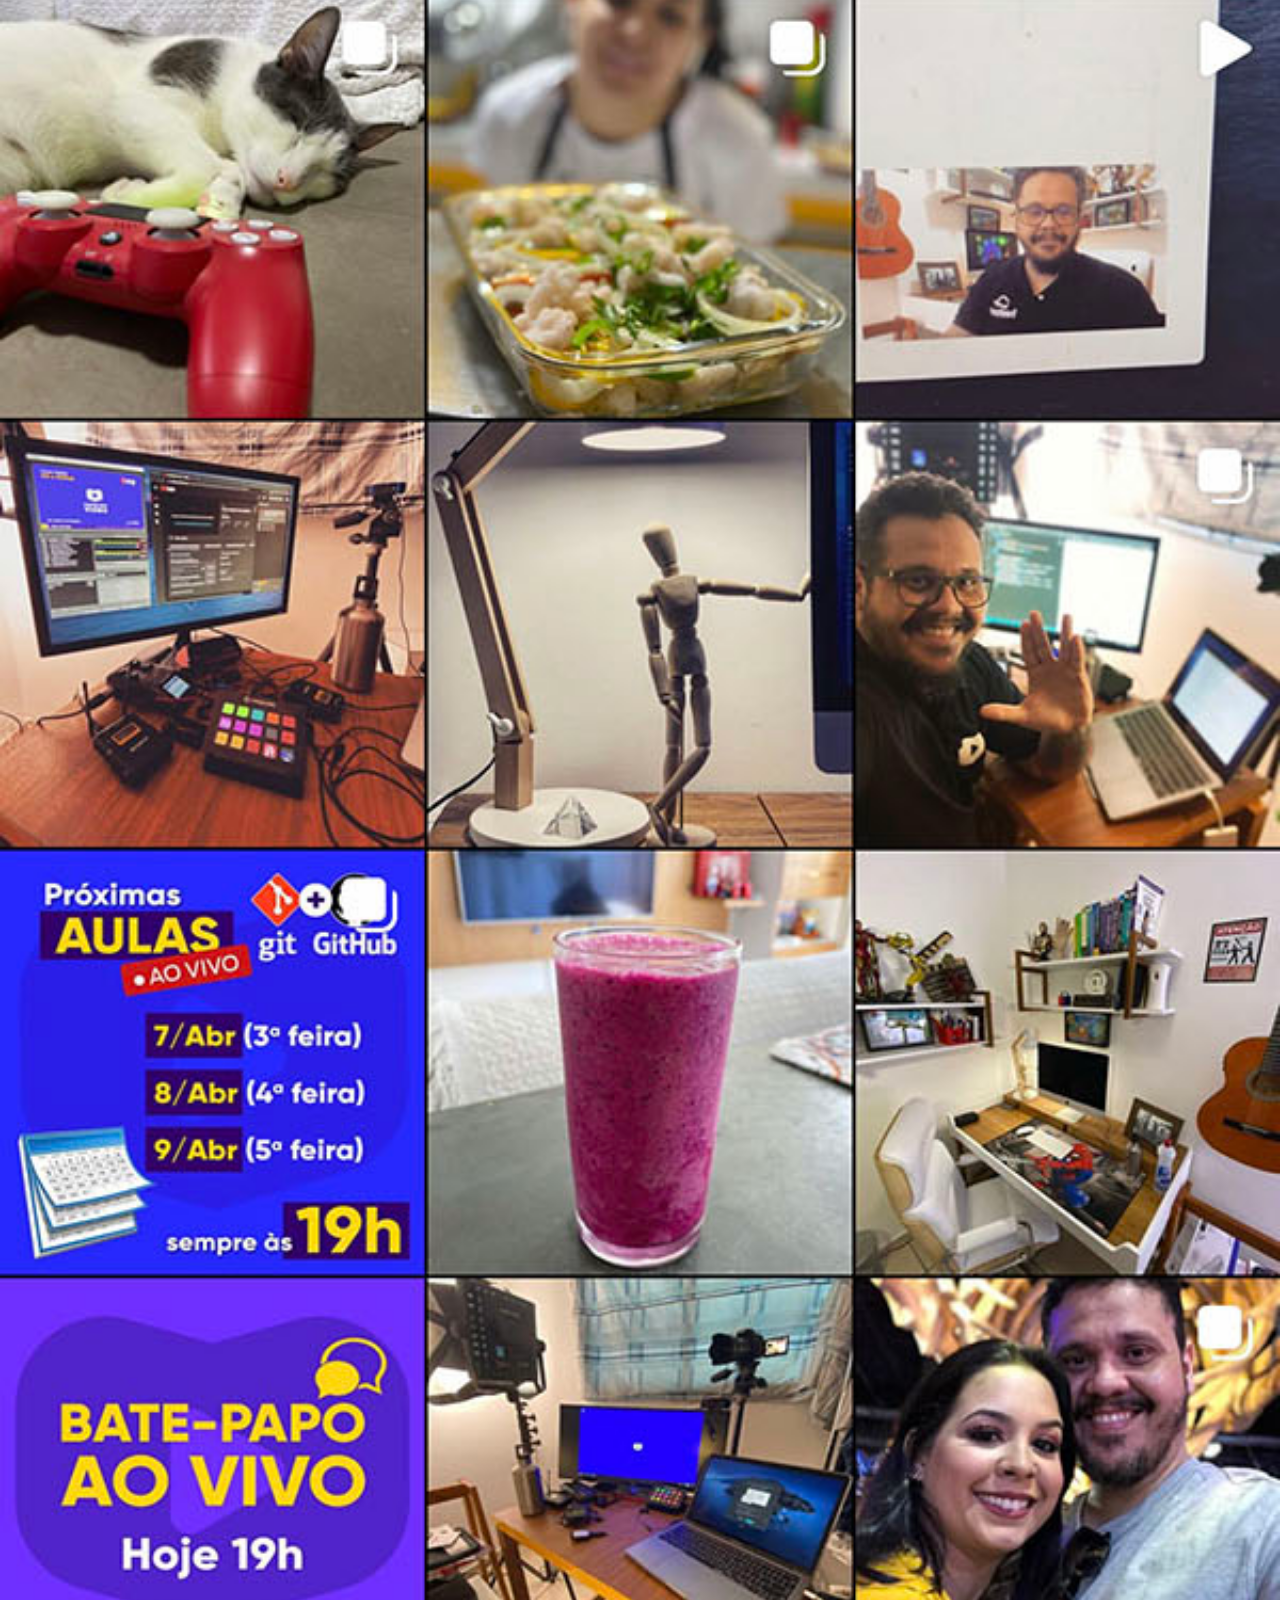
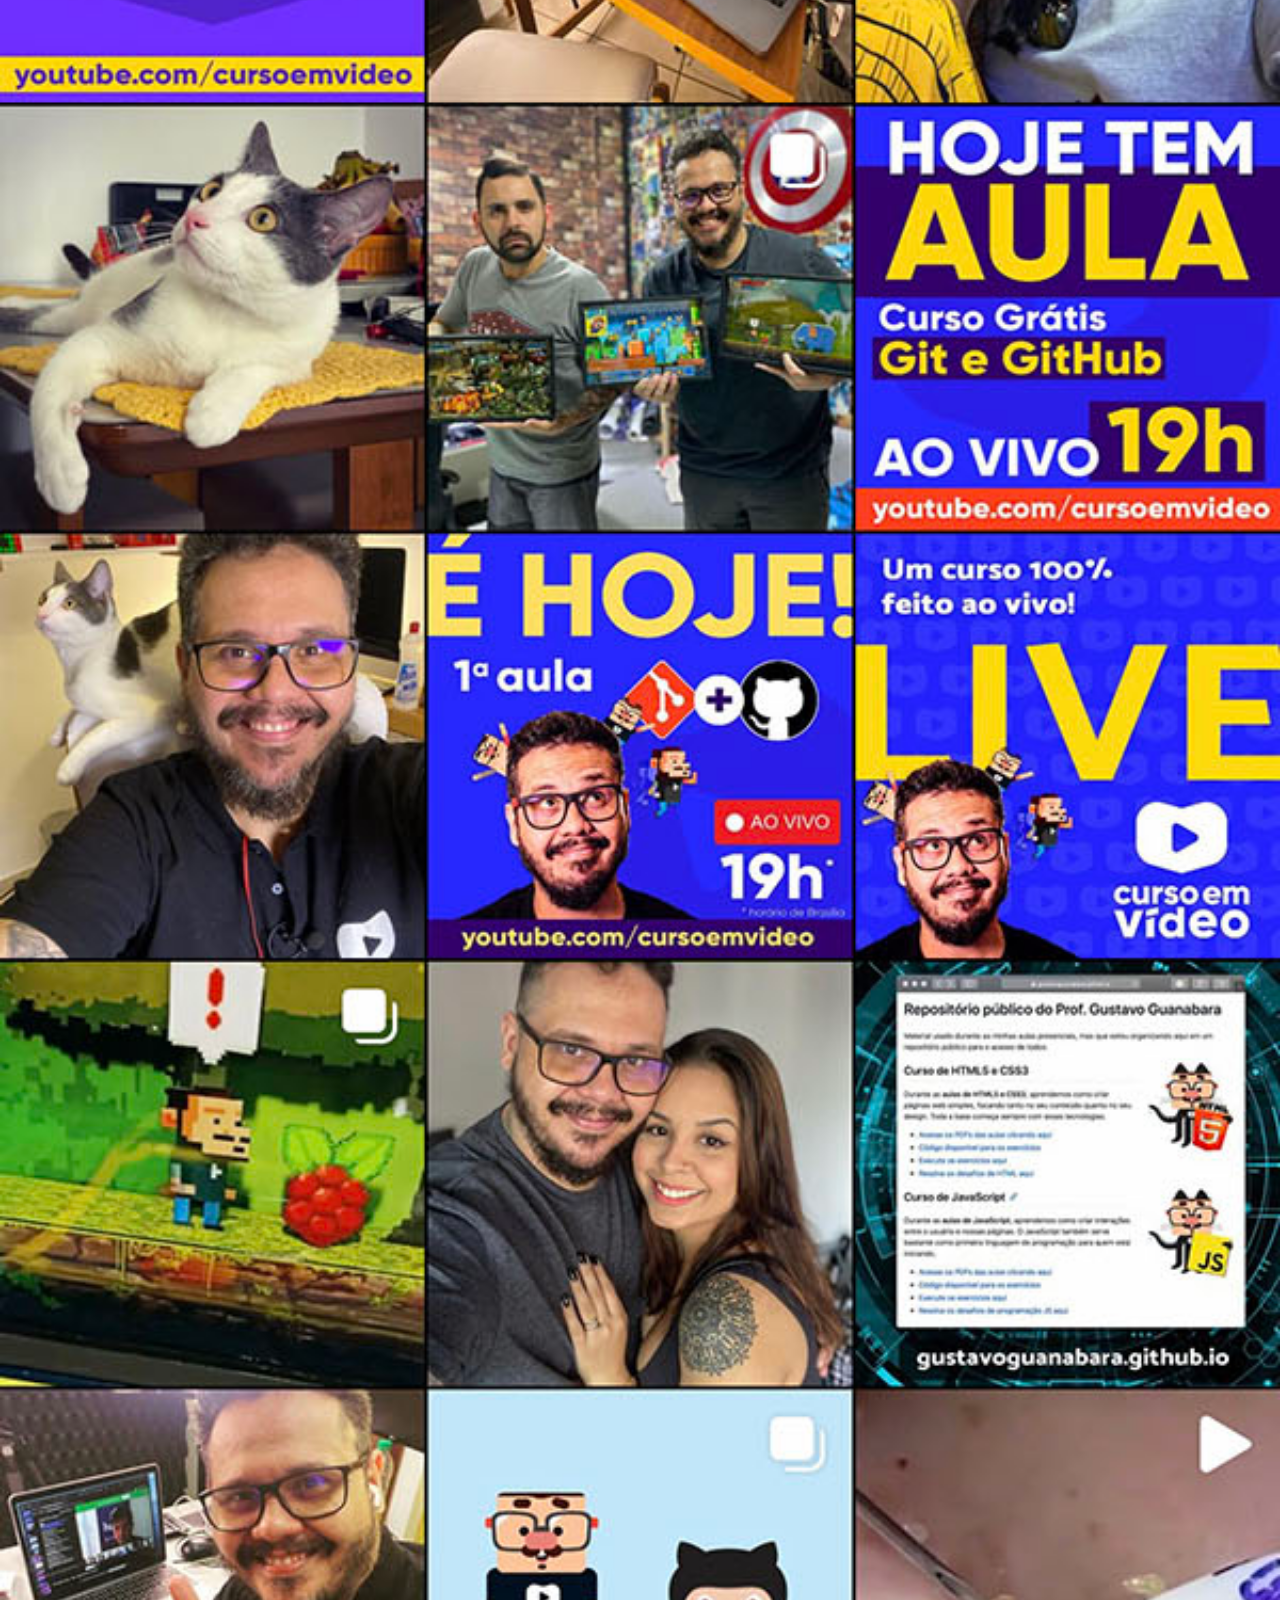
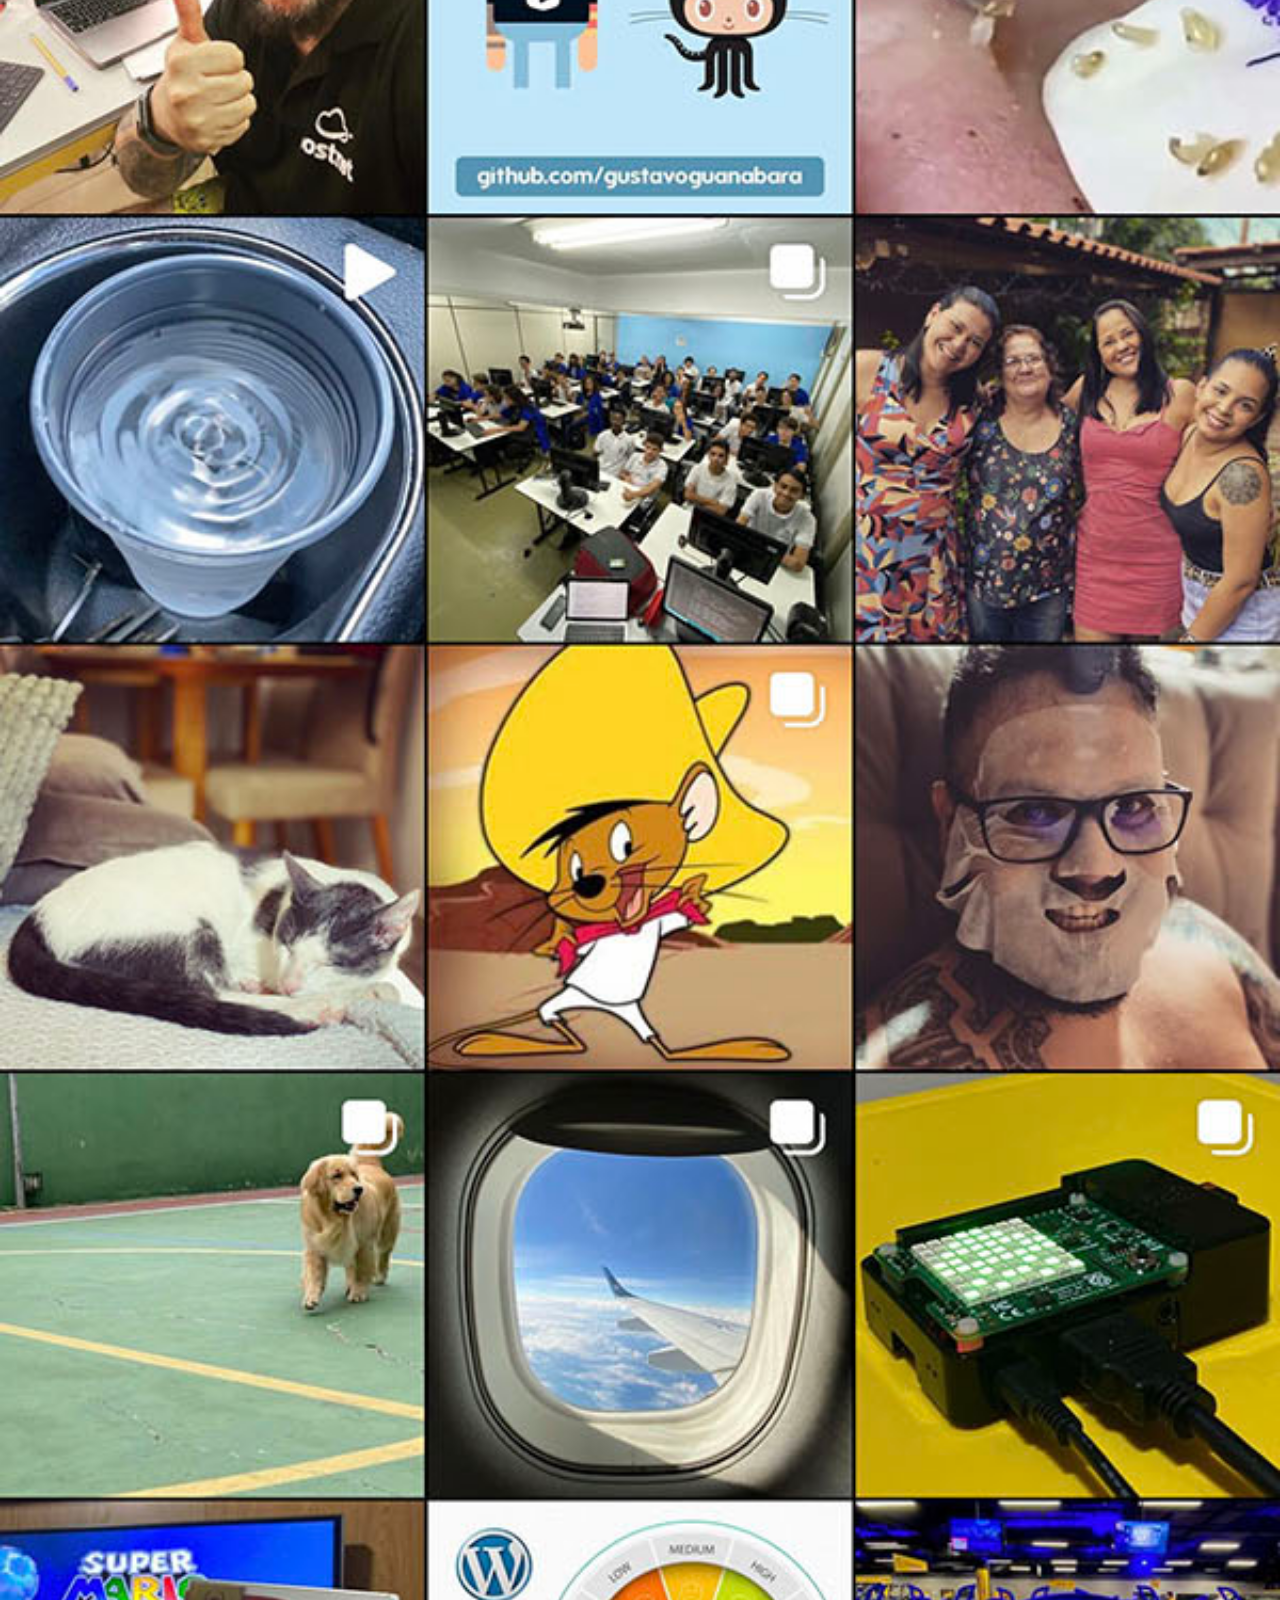
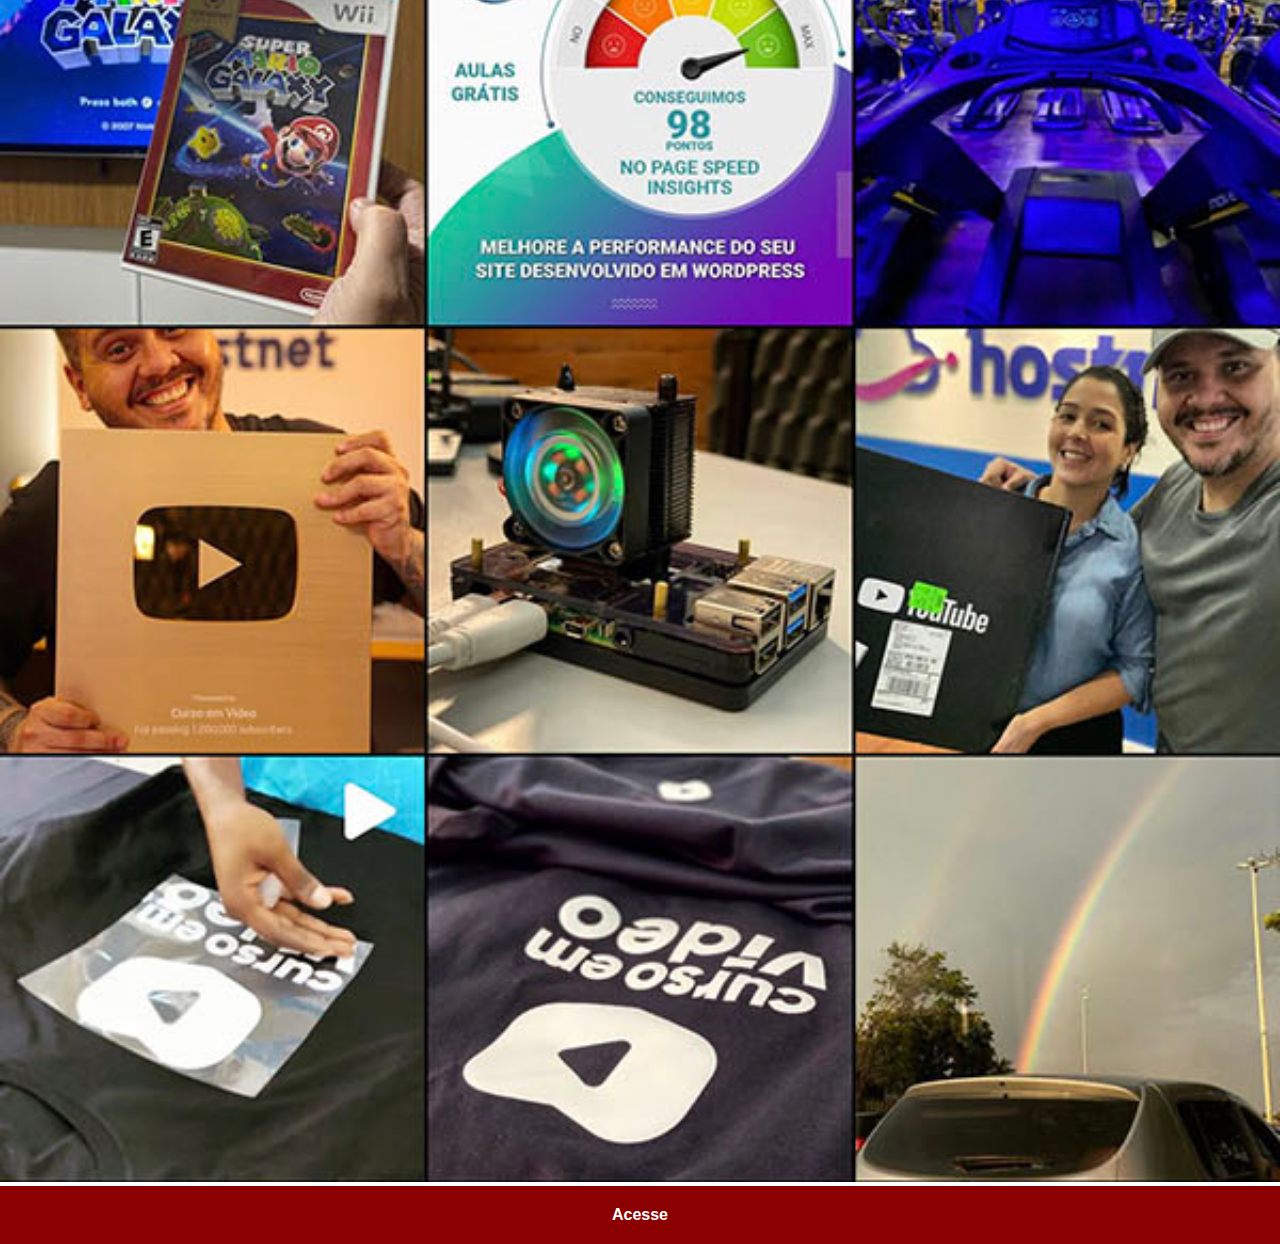
<file: instagram.html>
<!DOCTYPE html>
<html lang="pt-br">
  <head>
    <meta charset="UTF-8" />
    <meta name="viewport" content="width=device-width, initial-scale=1.0" />
    <title>Tela YouTube</title>
    <link rel="stylesheet" href="estilos/redes-sociais.css" />
  </head>
  <body>
    <img src="pacote-d013/imagens/tela-instagram.jpg" alt="Tela Instagram" />
    <a href="https://www.instagram.com/gustavoguanabara/" target="_blank"
      >Acesse</a
    >
  </body>
</html>
</file>
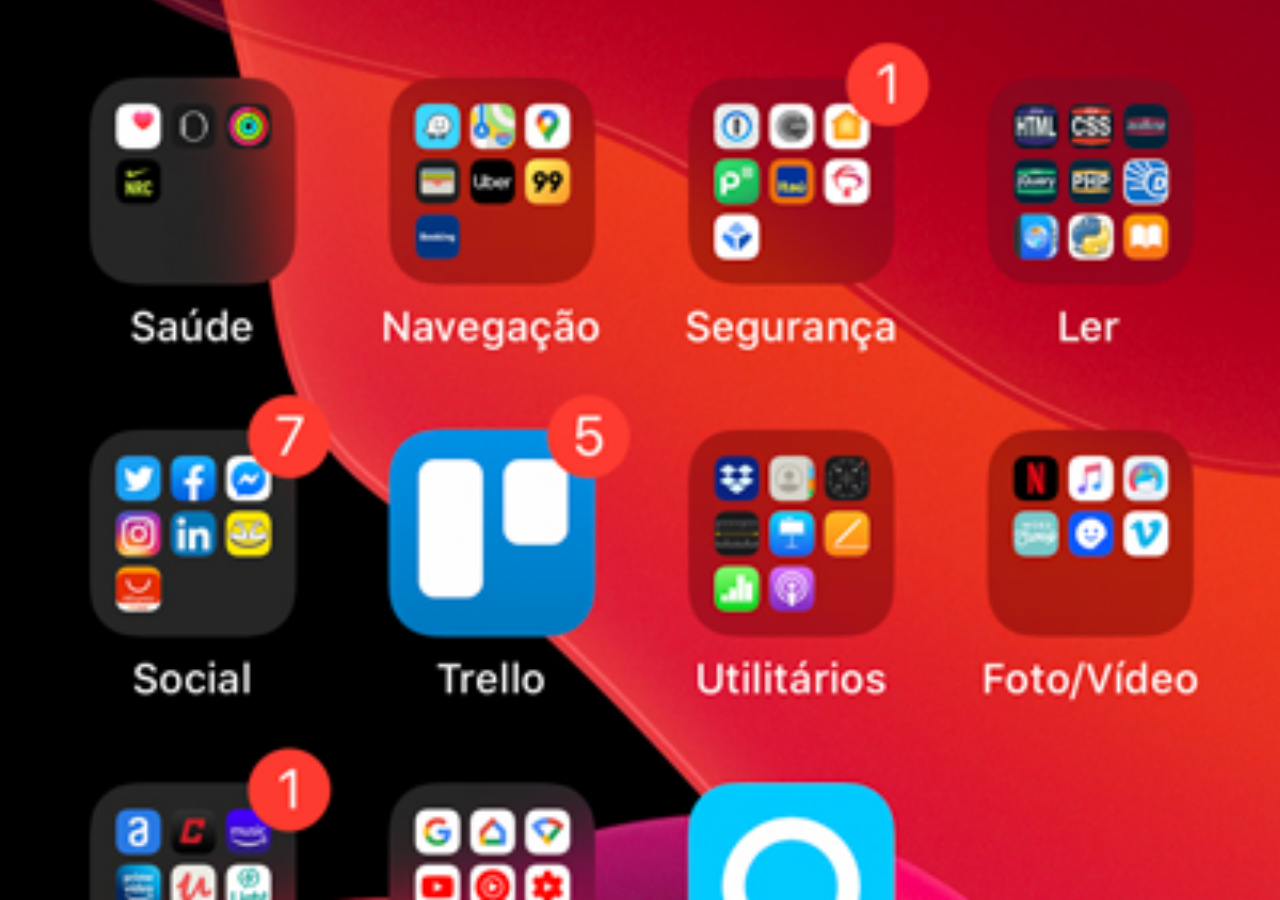
<file: tela-principal-celular.html>
<!DOCTYPE html>
<html lang="pt-br">
  <head>
    <meta charset="UTF-8" />
    <meta name="viewport" content="width=device-width, initial-scale=1.0" />
    <title>Tela Principal do Celular</title>
    <style>
      body {
        height: 96.6vh;
        background: url("pacote-d013/imagens/tela-home.jpg") center center
          no-repeat;
        background-size: cover;
      }
    </style>
  </head>
  <body></body>
</html>
</file>
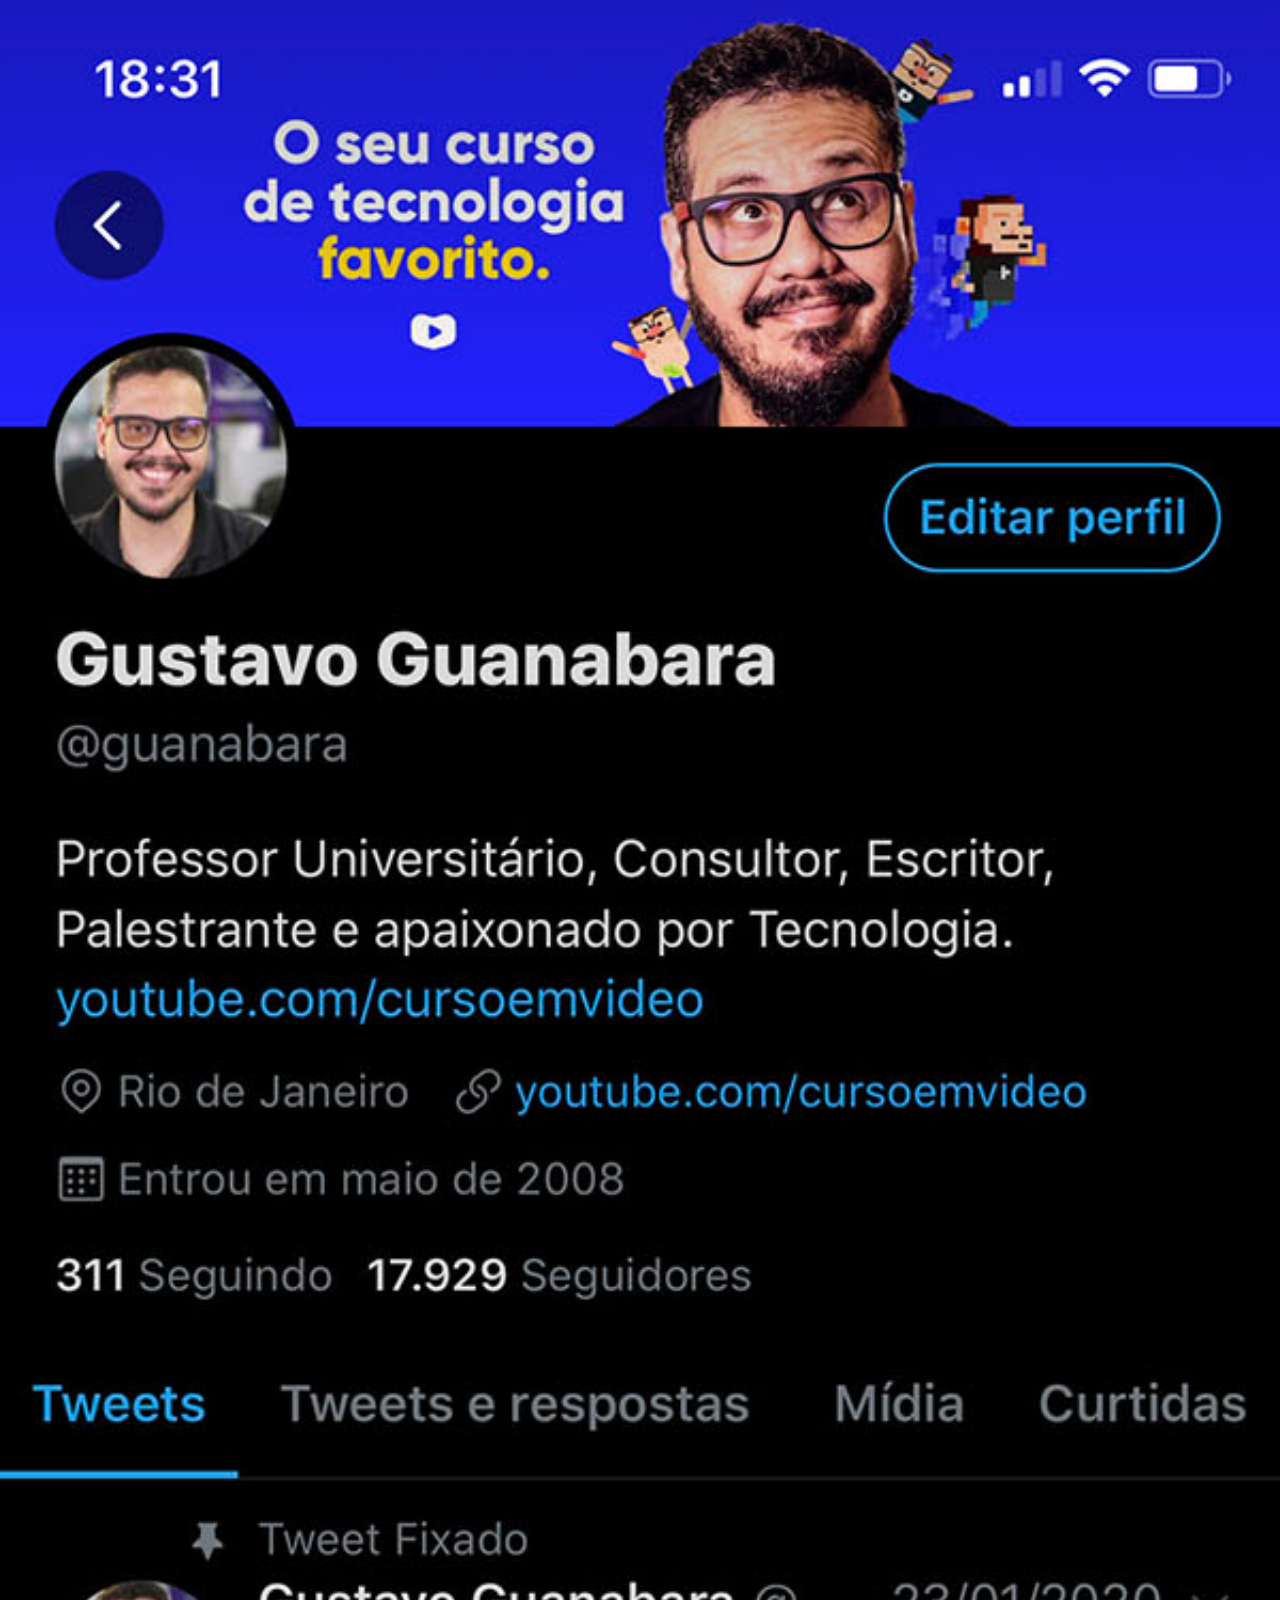
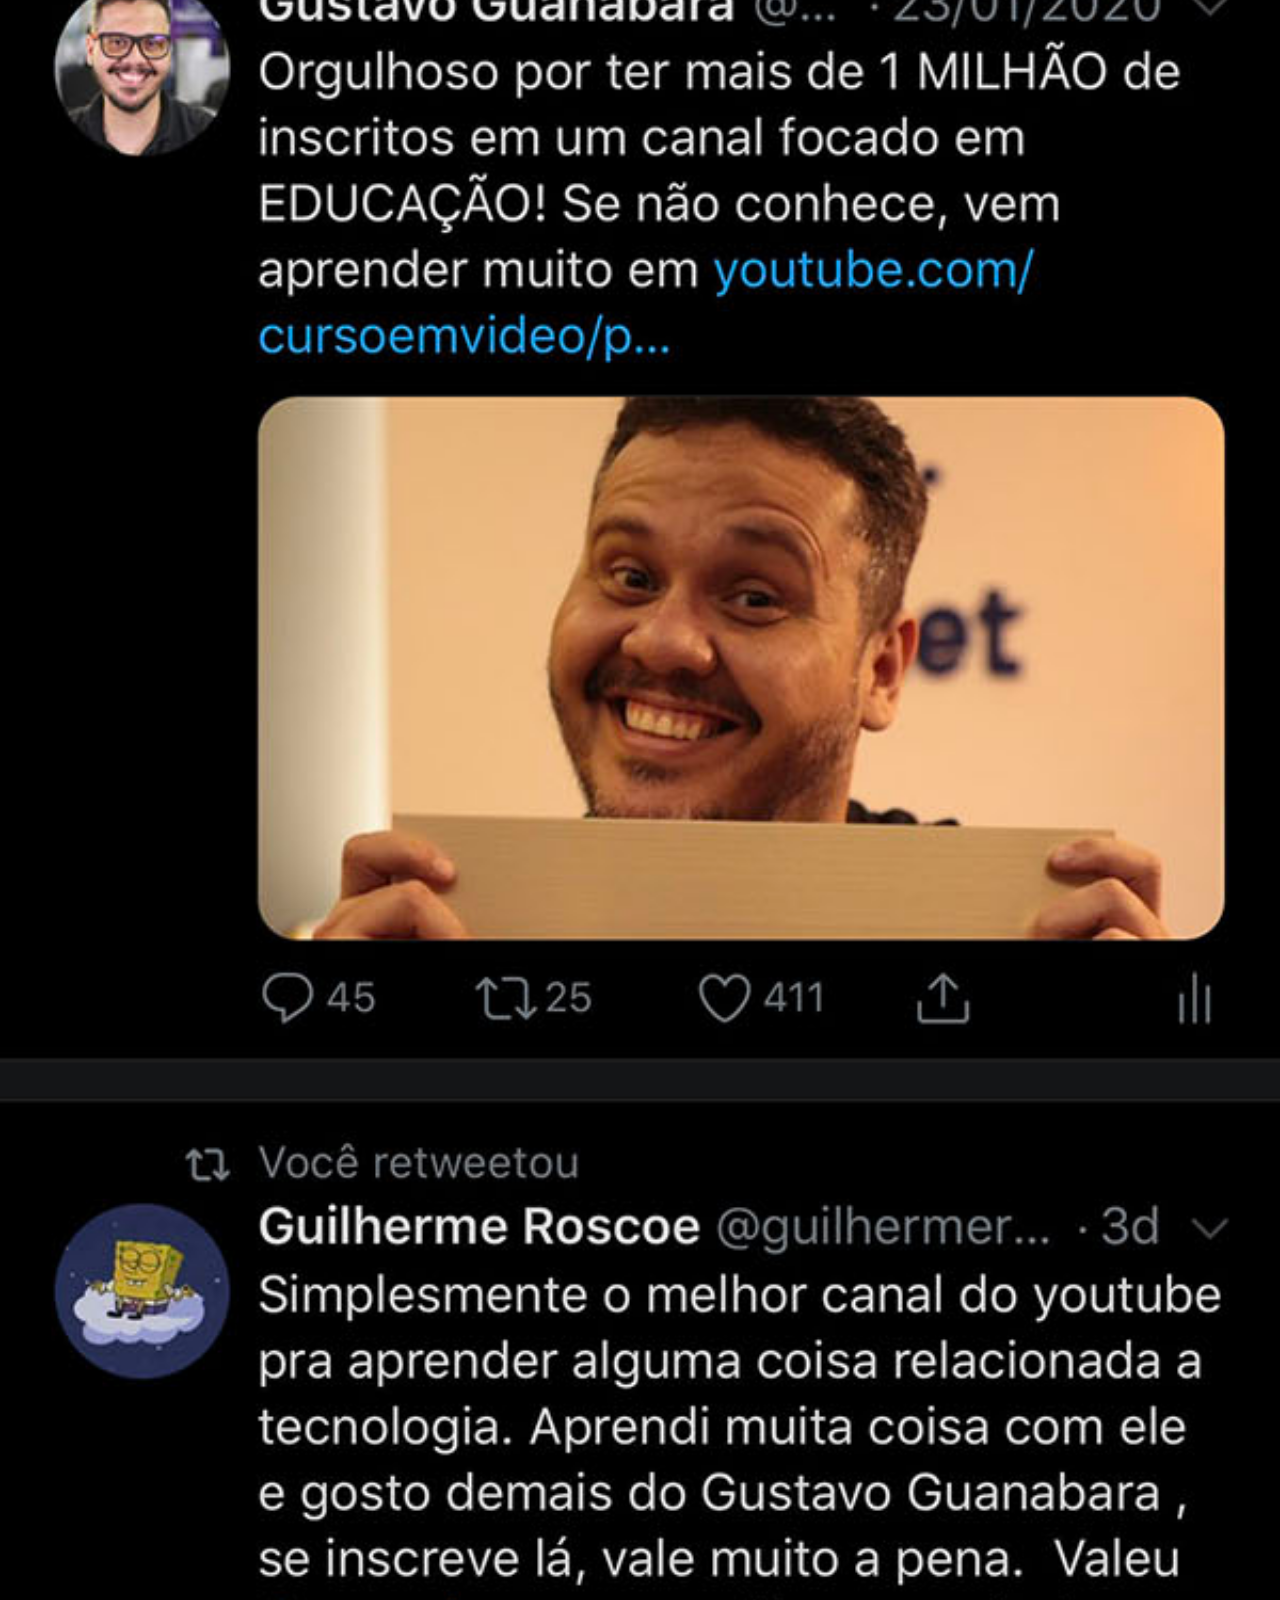
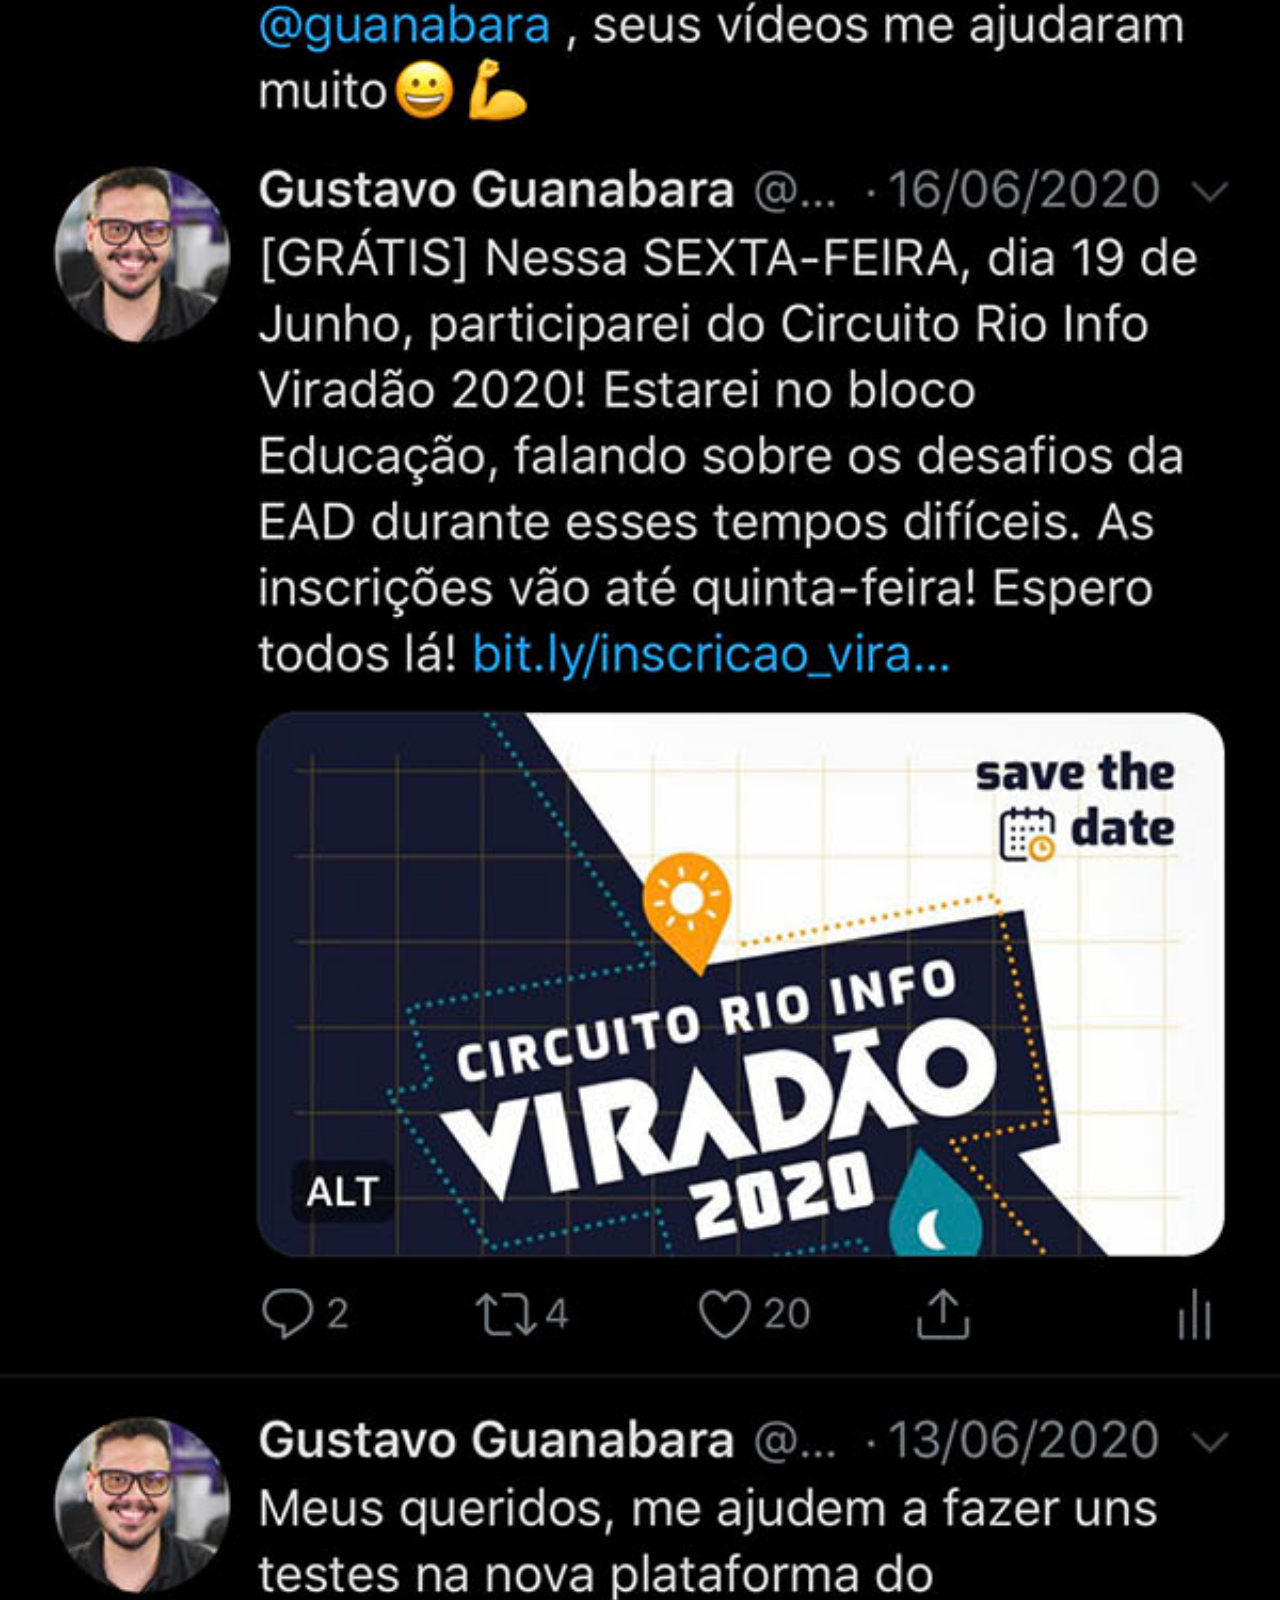
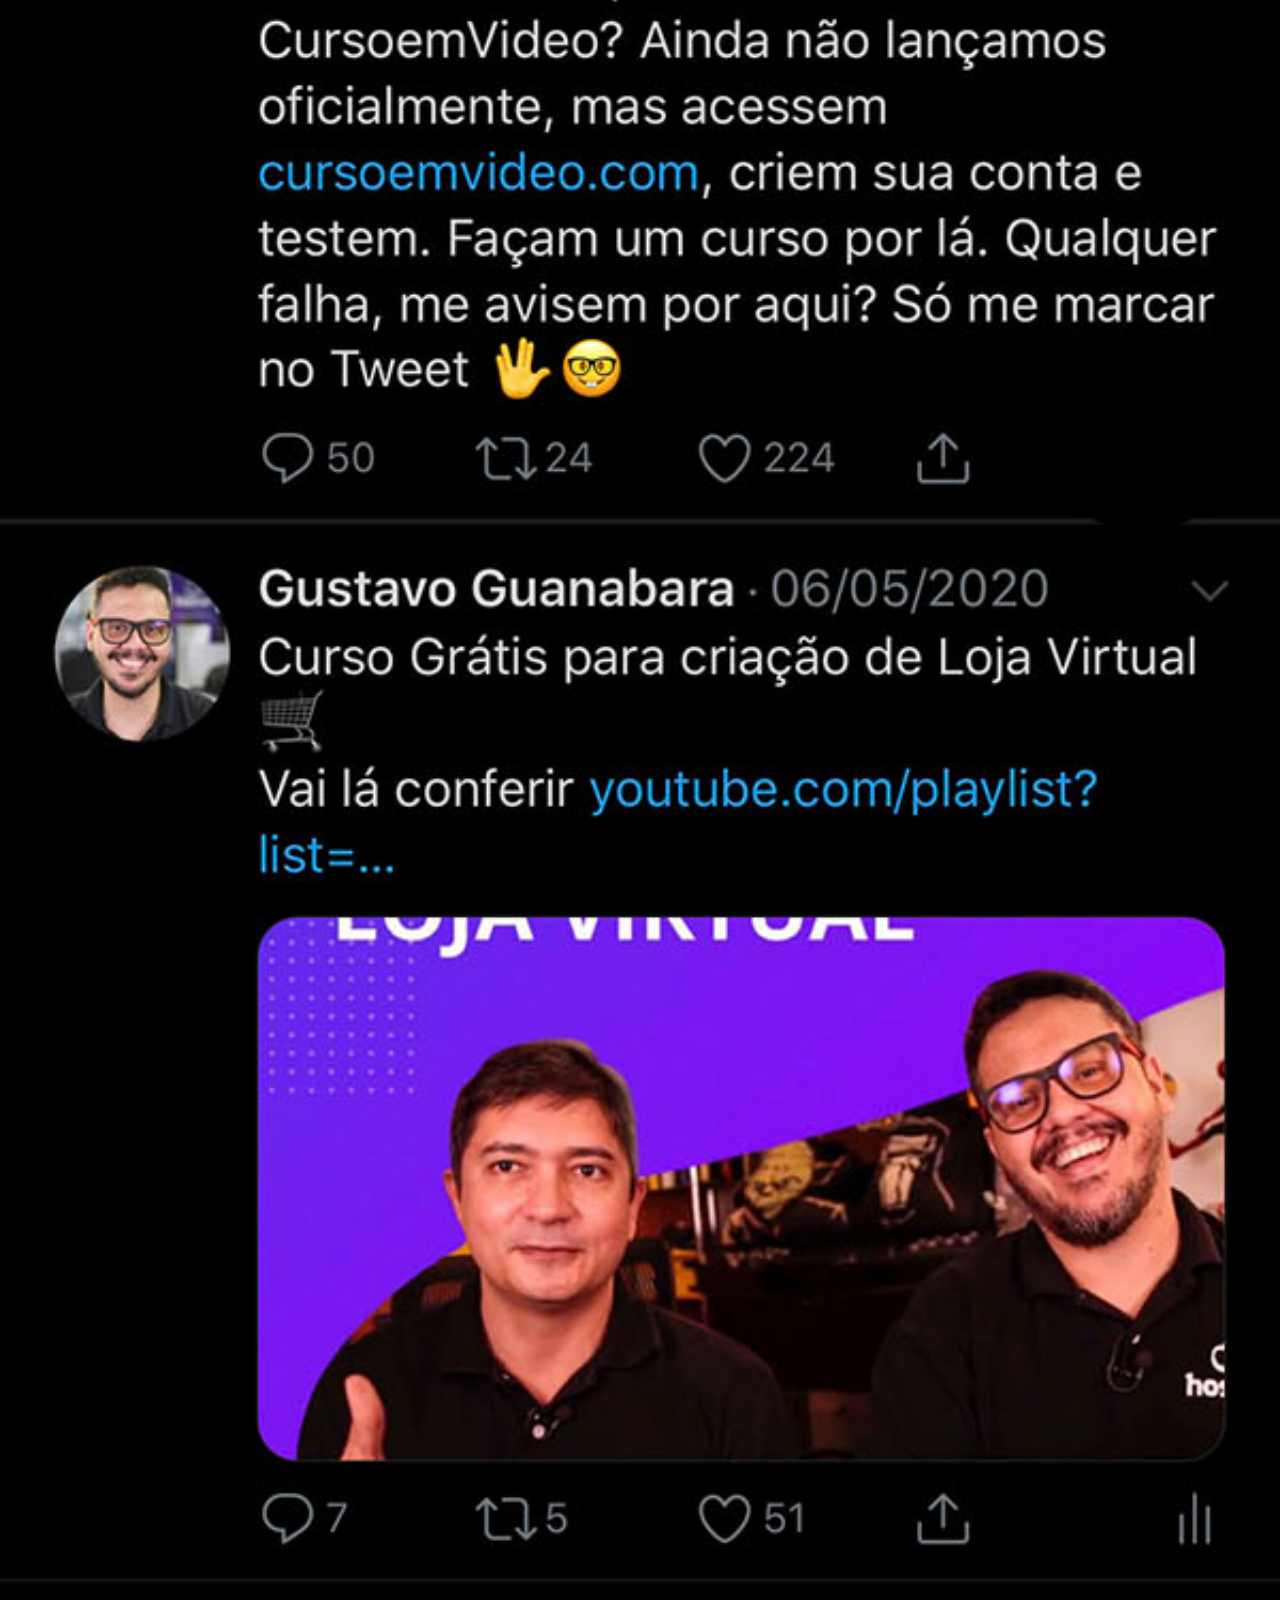
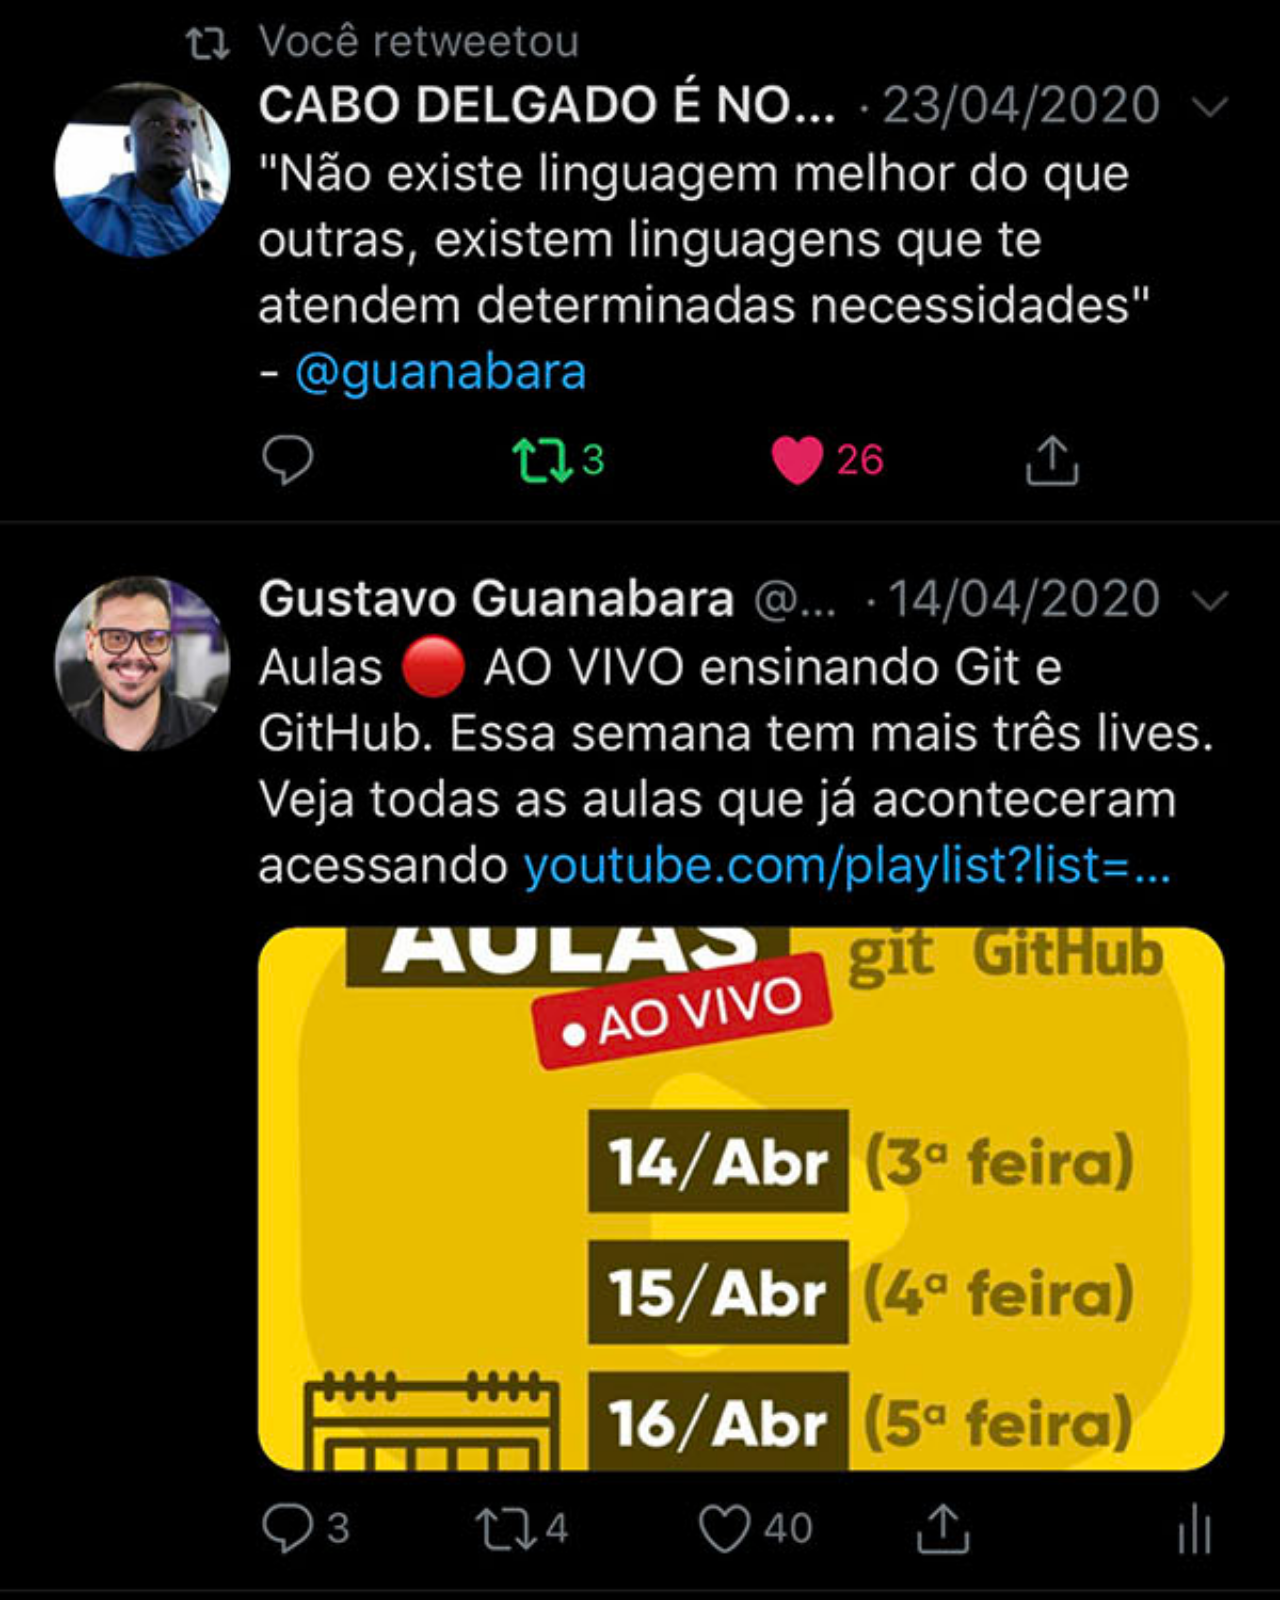
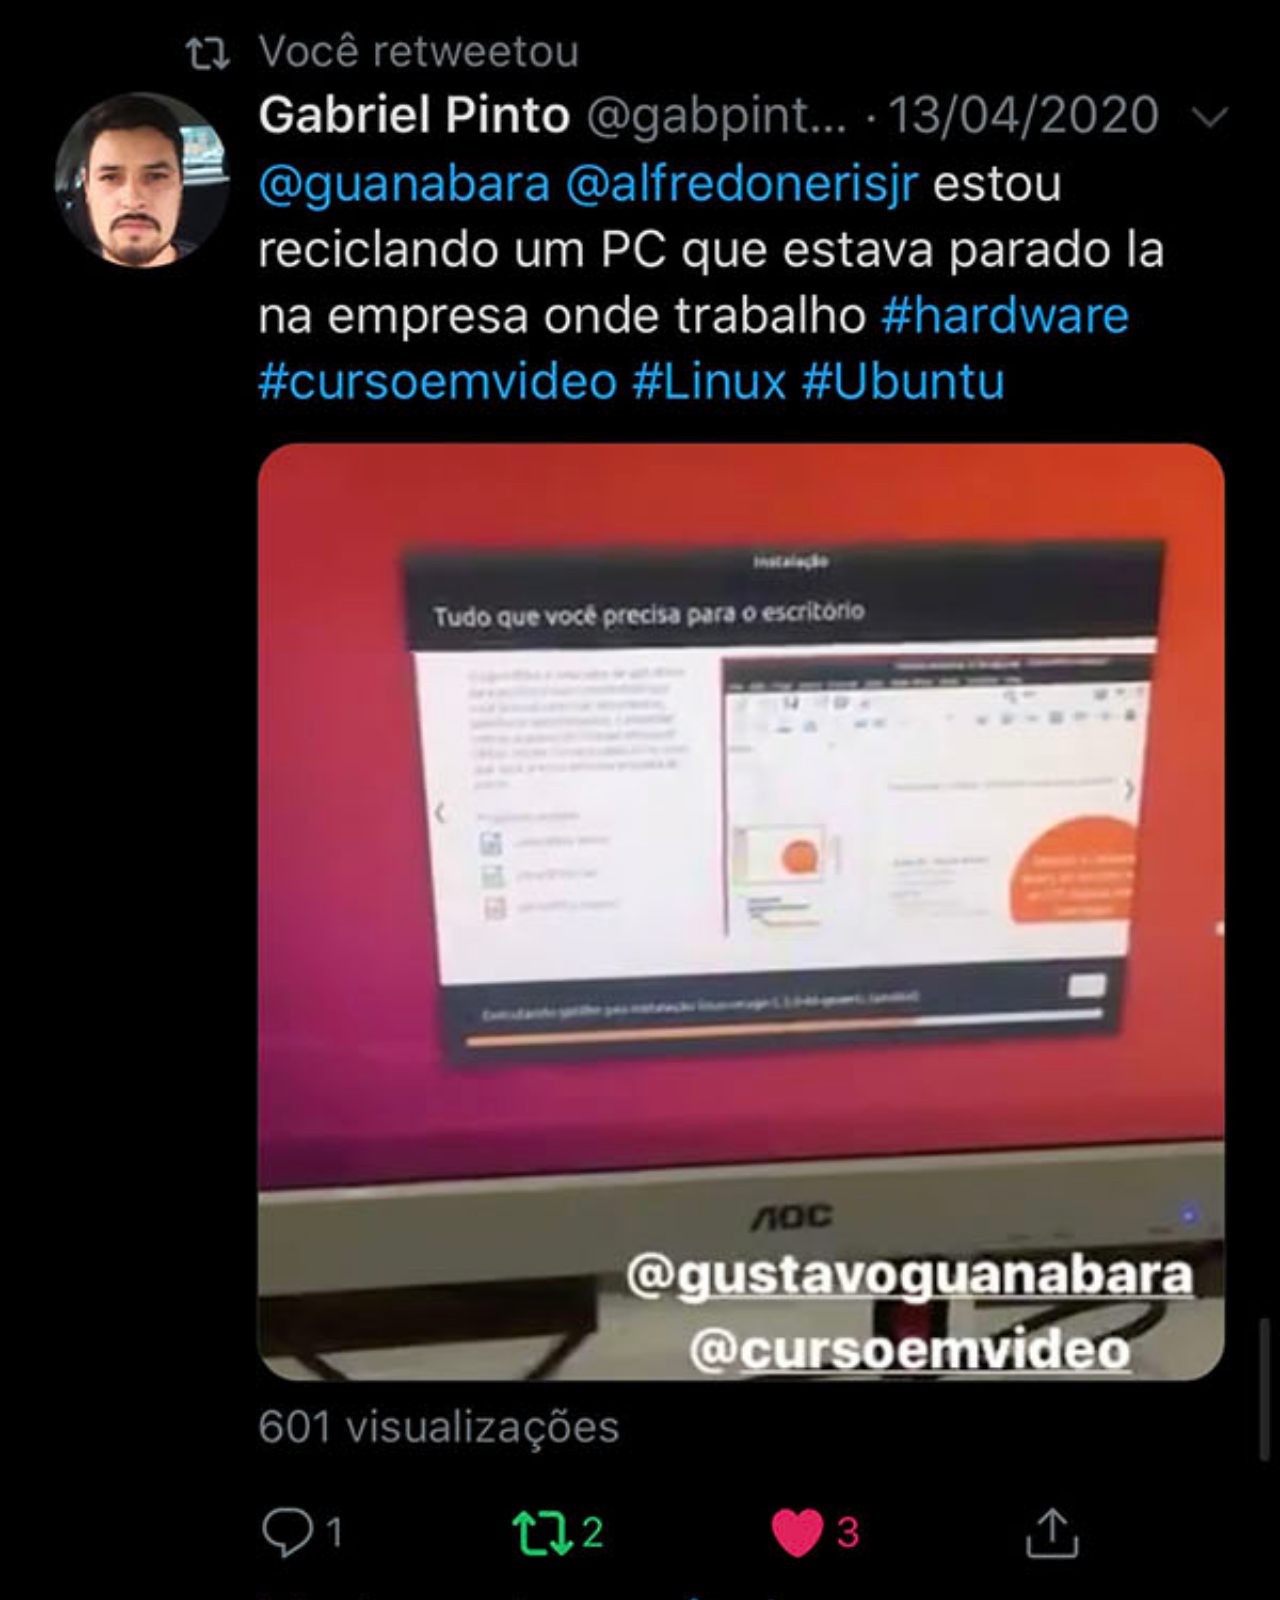
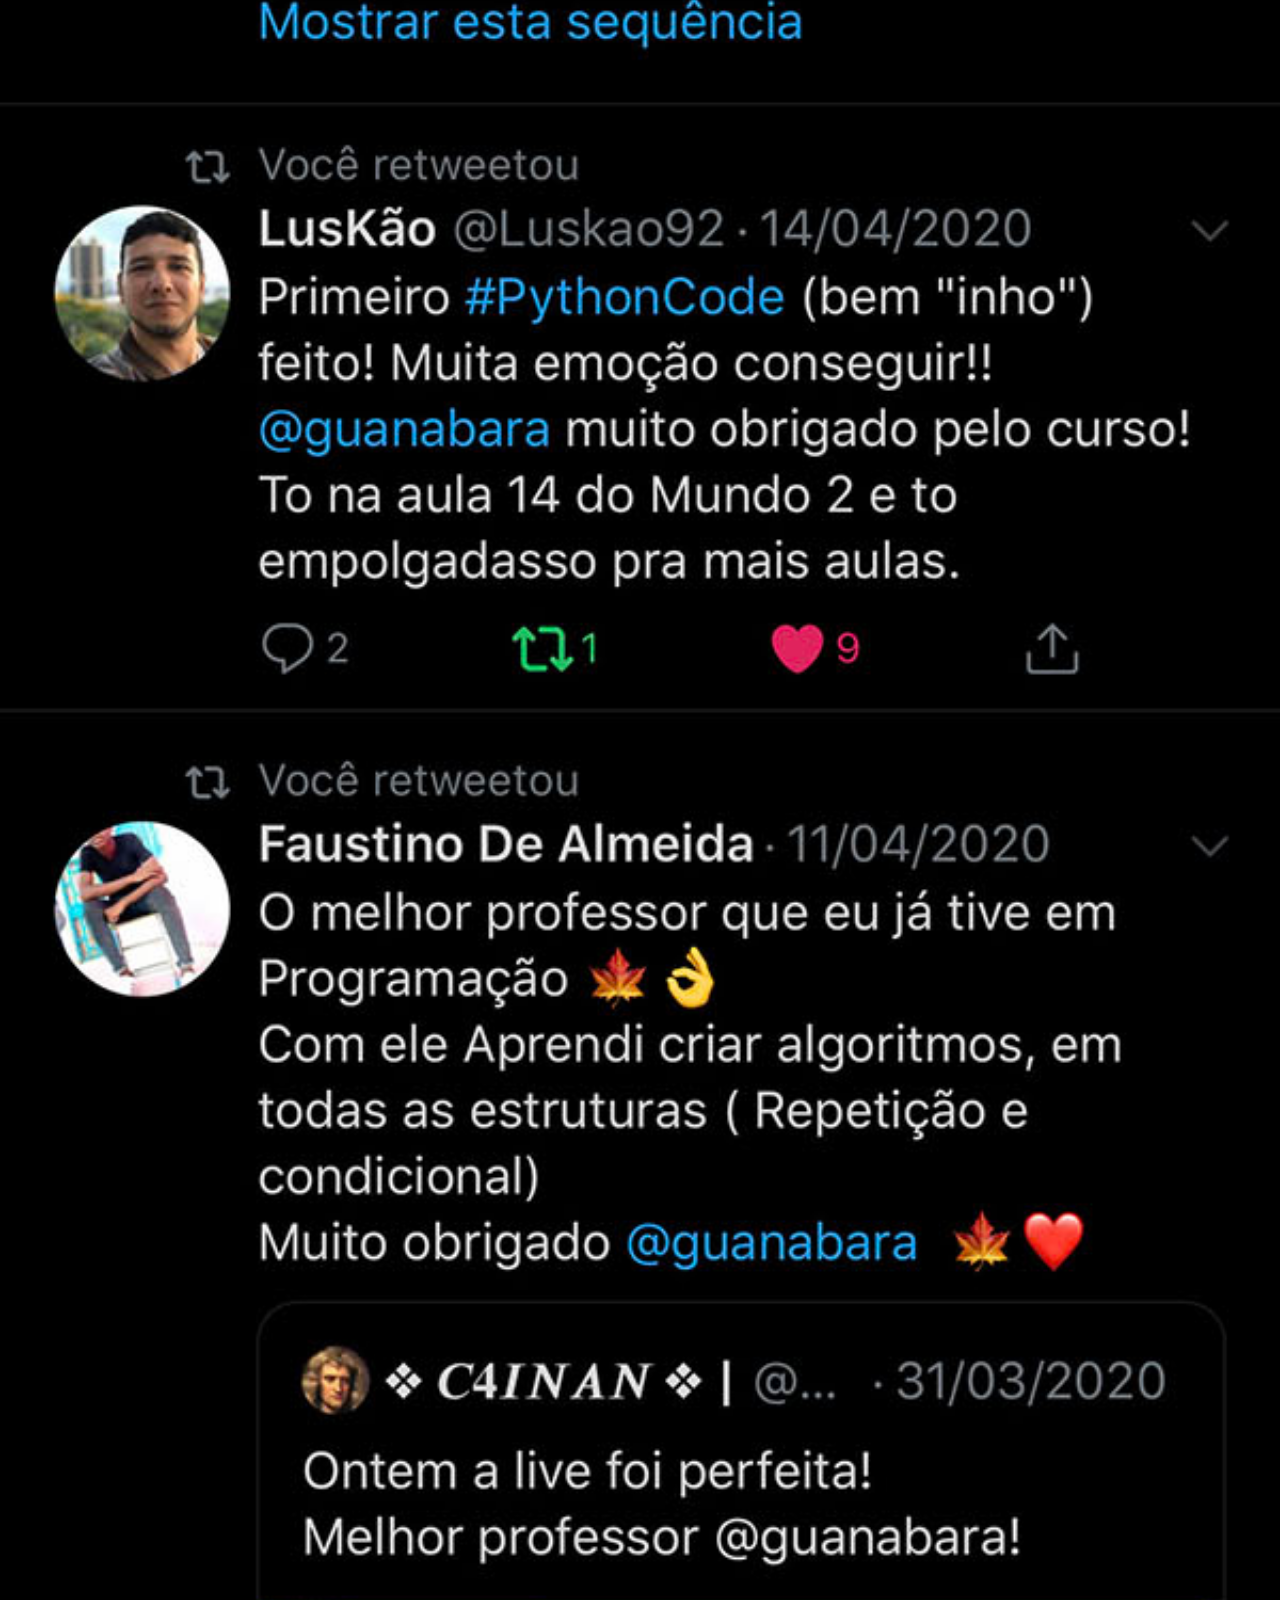
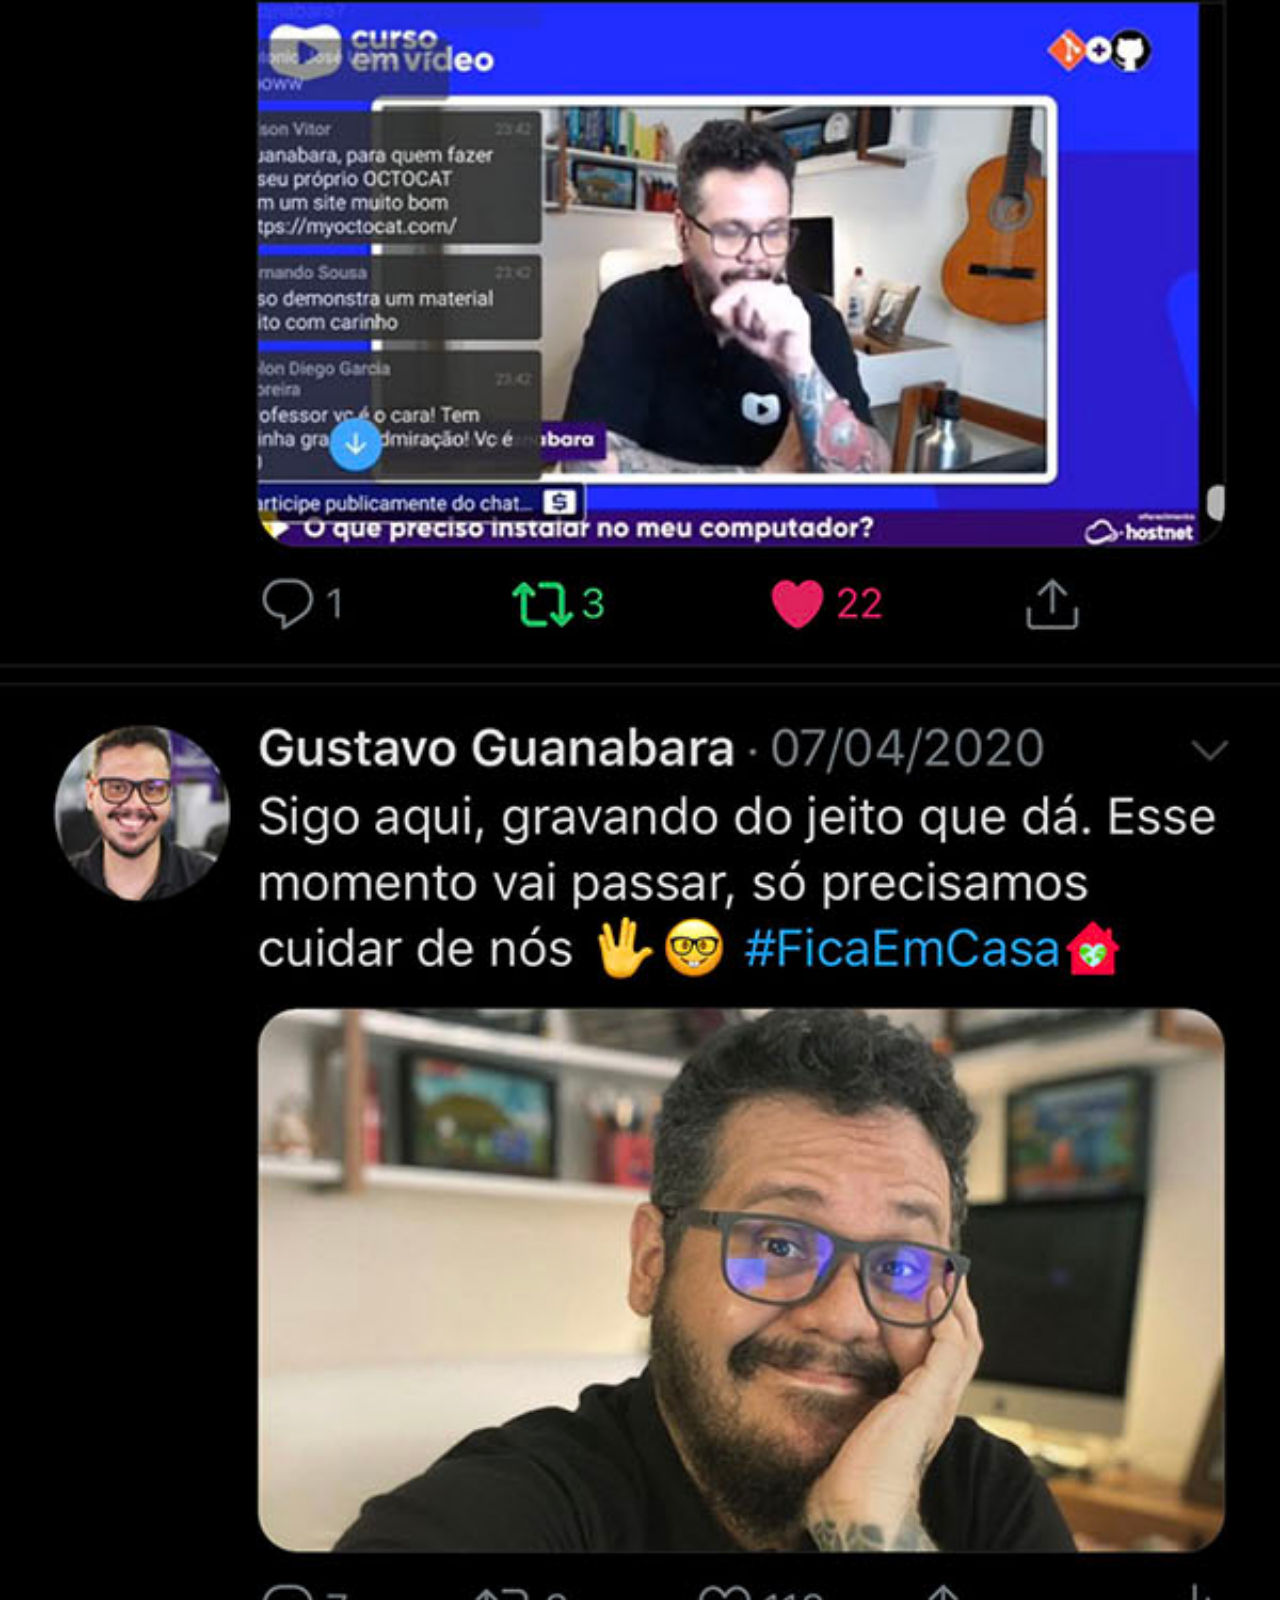
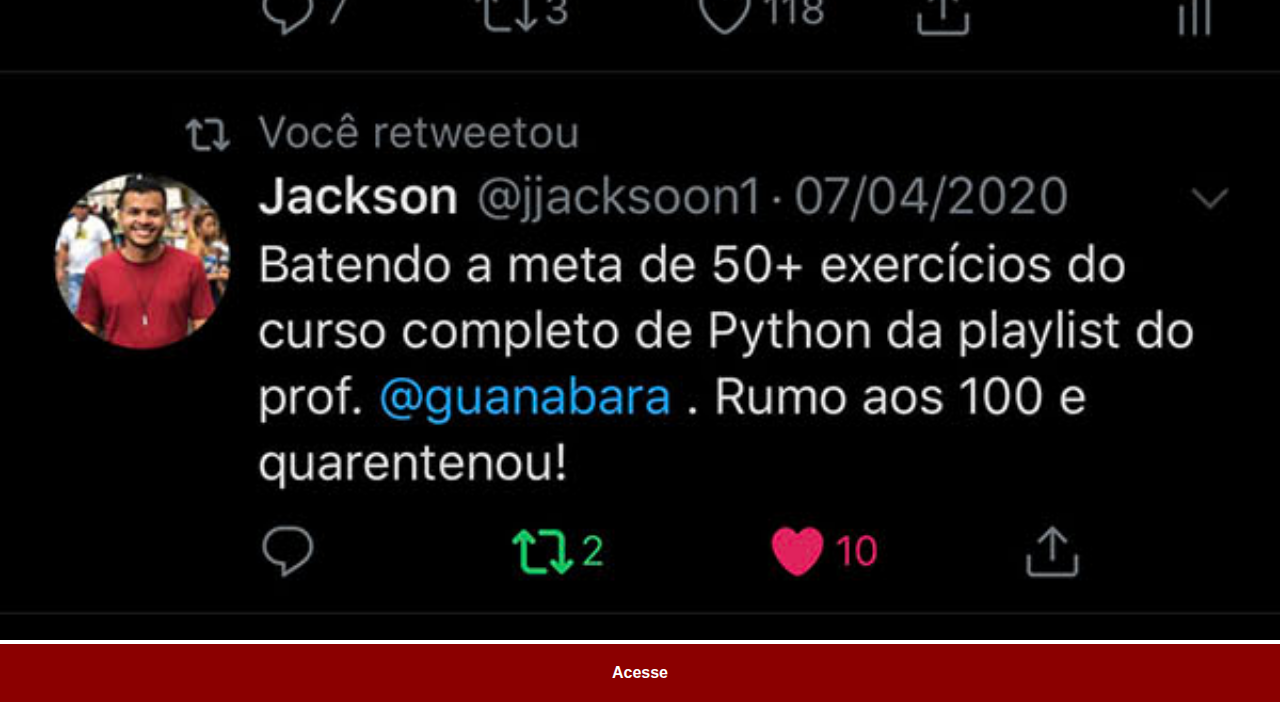
<file: twitter.html>
<!DOCTYPE html>
<html lang="pt-br">
  <head>
    <meta charset="UTF-8" />
    <meta name="viewport" content="width=device-width, initial-scale=1.0" />
    <title>Tela YouTube</title>
    <link rel="stylesheet" href="estilos/redes-sociais.css" />
  </head>
  <body>
    <img src="pacote-d013/imagens/tela-twitter.jpg" alt="Tela Twitter" />
    <a
      href="https://twitter.com/i/flow/login?input_flow_data=%7B%22requested_variant%22%3A%22eyJsYW5nIjoicHQifQ%3D%3D%22%7D"
      target="_blank"
      >Acesse</a
    >
  </body>
</html>
</file>
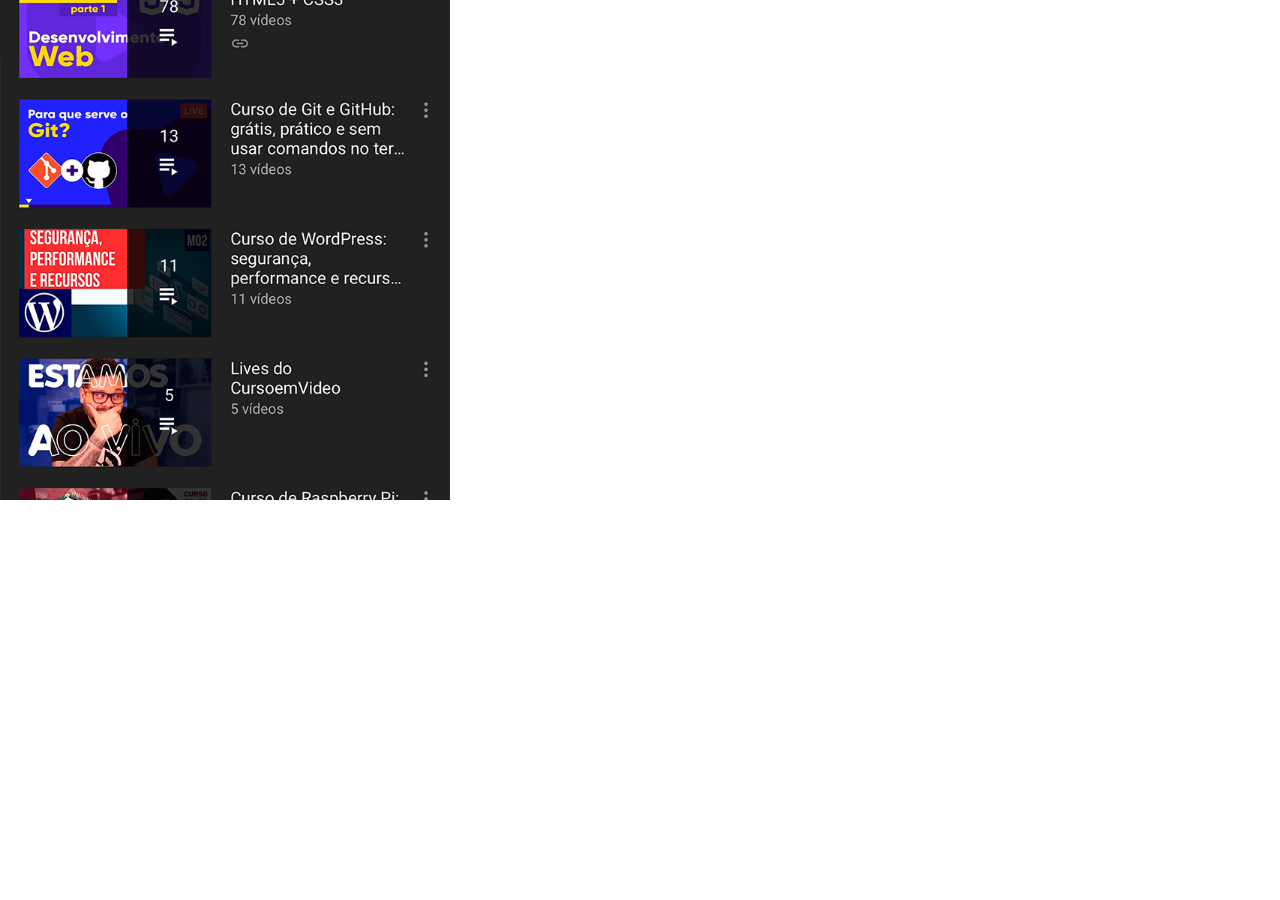
<file: youtube.html>
<!DOCTYPE html>
<html lang="pt-br">
  <head>
    <meta charset="UTF-8" />
    <meta name="viewport" content="width=device-width, initial-scale=1.0" />
    <title>Tela YouTube</title>
    <style>
      * {
        margin: 0px;
        padding: 0px;
      }

      body {
        height: 100vh;
        width: 50vh;
      }

      main {
        height: 500px;
        background: lightblue url("pacote-d013/imagens/tela-youtube.png")
          no-repeat center center;
        background-size: cover;
        background-attachment: ;
      }
    </style>
  </head>
  <body>
    <main></main>
  </body>
</html>
</file>
<file: estilos/style.css>
@charset "UTF-8";

* {
  margin: 0px;
  padding: 0px;
  font-family: Arial, Helvetica, sans-serif;
}

html,
body {
  height: 100vh;
  width: 100vw;
  background-color: rgb(152, 110, 90);

  background-image: url("../pacote-d013/imagens/fundo-madeira.jpg");
  background-position: center center;
  background-repeat: no-repeat;
  background-size: cover;
  background-attachment: fixed;
}

main {
  position: relative;
  width: 100vw;
  height: 100vh;
}

section#celular {
  position: absolute;
  top: 50%;
  left: 50%;
  transform: translate(-50%, -50%);

  width: 311px;
  height: 627px;
  background: url("../pacote-d013/imagens/frame-iphone.png") no-repeat center
    center;
  background-size: cover;
  background-attachment: fixed;
}

iframe#tela {
  position: relative;
  top: 12.5%;
  left: 6.8%;
  width: 267px;
  height: 470px;
}

section#redes-sociais {
  text-align: right;
  padding: 40px 10px;
}

a {
  display: block;
}

a > img {
  border-radius: 50%;
  width: 50px;
  margin: 5px;
  box-shadow: 2px 2px 4px 1px rgba(0, 0, 0, 0.45);
  box-sizing: border-box;
}

a > img:hover {
  border: 2px solid rgba(255, 255, 255, 0.646);
  transform: translate(-3px, -3px);
  box-shadow: 5px 5px 10px rgba(0, 0, 0, 0.6);
  transition: transform 0.3s, border 0.3s;
}
</file>
<file: estilos/redes-sociais.css>
@charset "UTF-8";

* {
  margin: 0px;
  padding: 0px;
  font-family: Arial, Helvetica, sans-serif;
}

::-webkit-scrollbar {
  width: 0px;
  height: 0px;
}

img {
  width: 100vw;
}

a {
  display: block;
  background-color: darkred;
  color: white;
  padding: 20px;
  text-align: center;
  font-weight: bolder;
  text-decoration: none;
}

a:hover {
  background-color: red;
}
</file>
